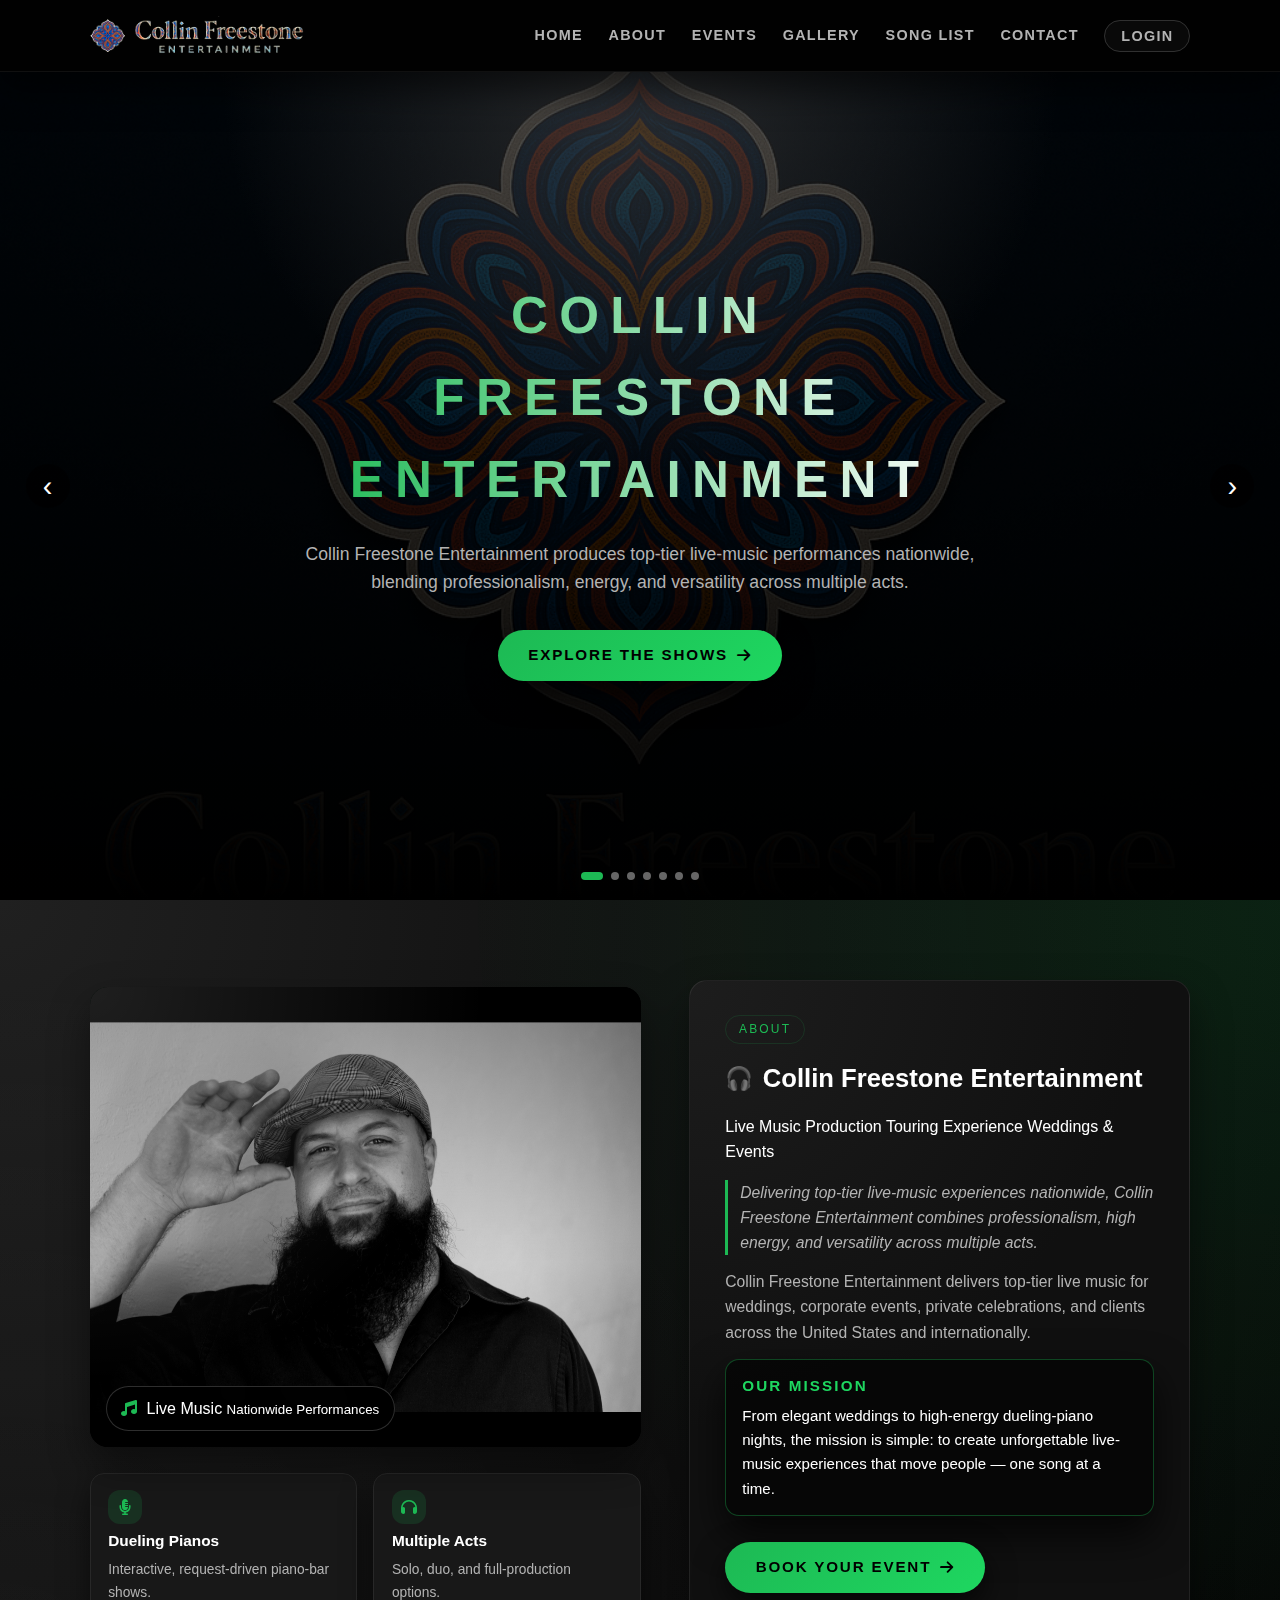
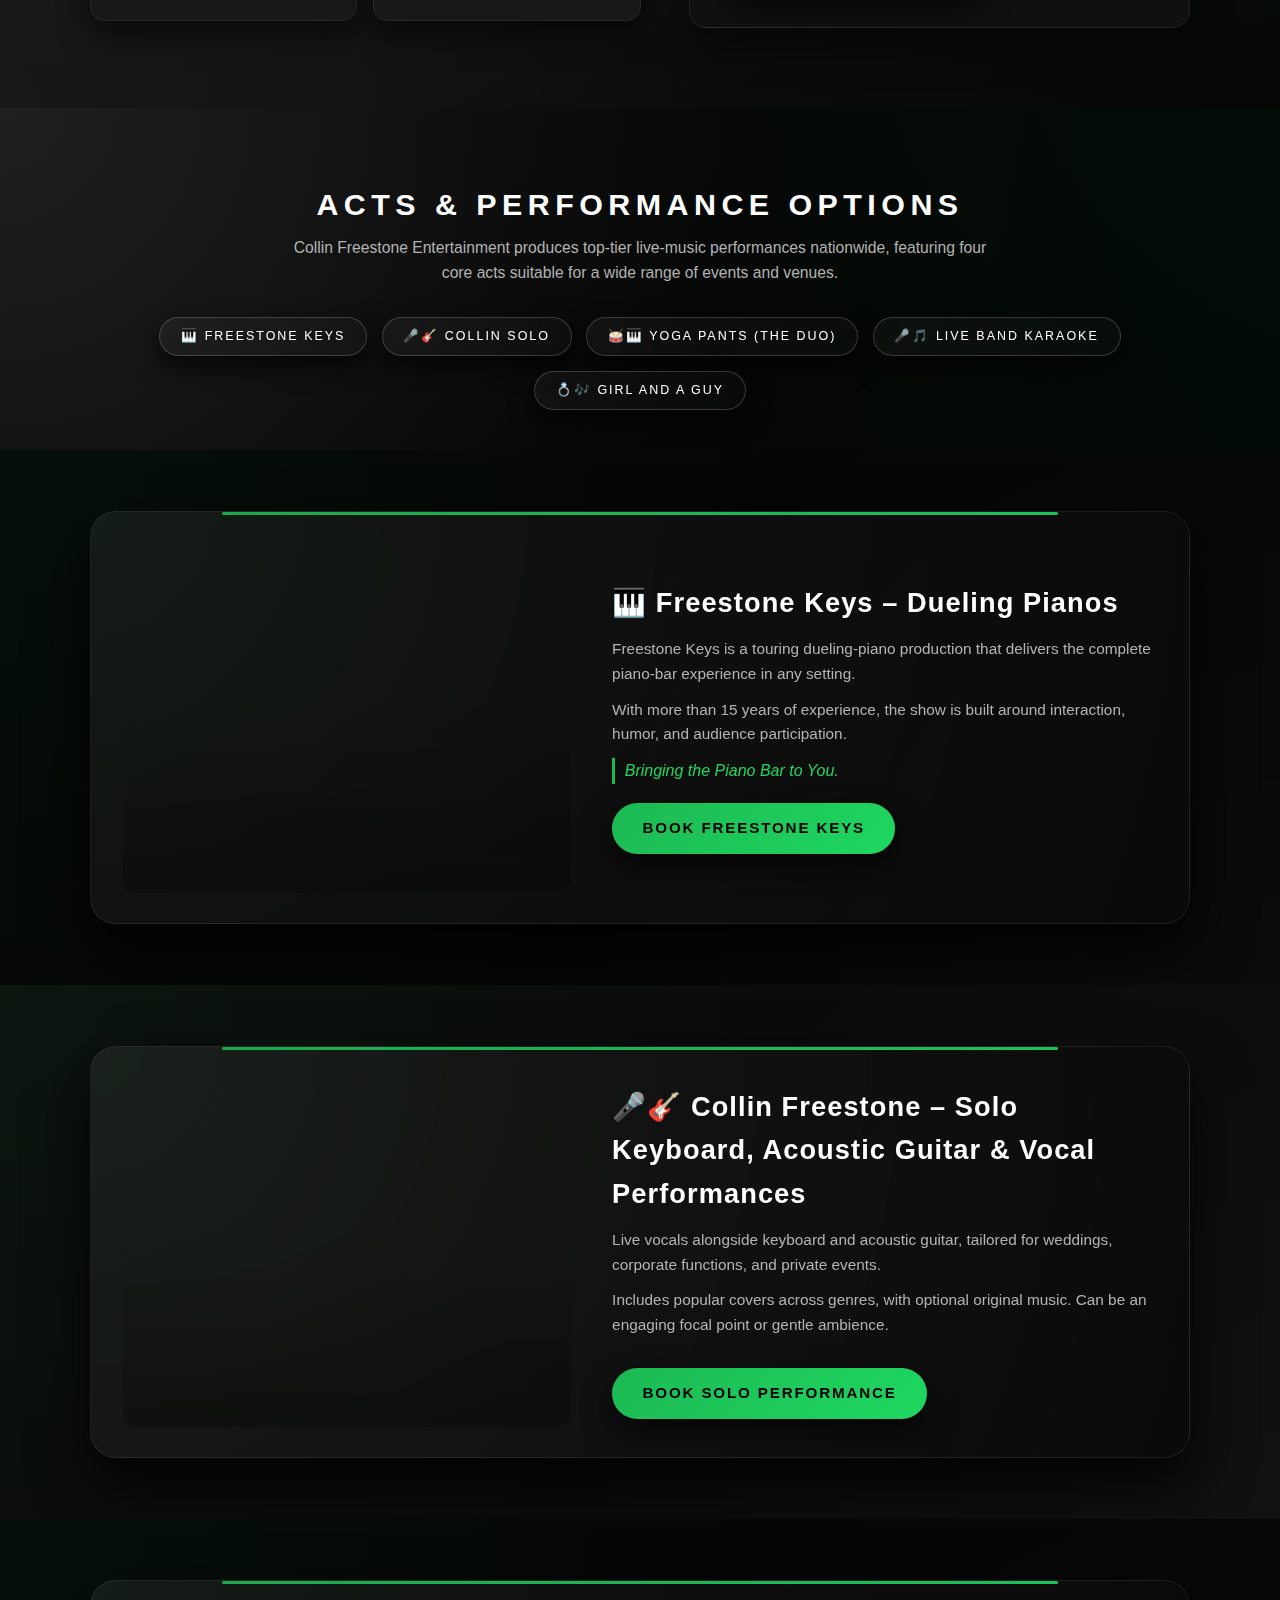
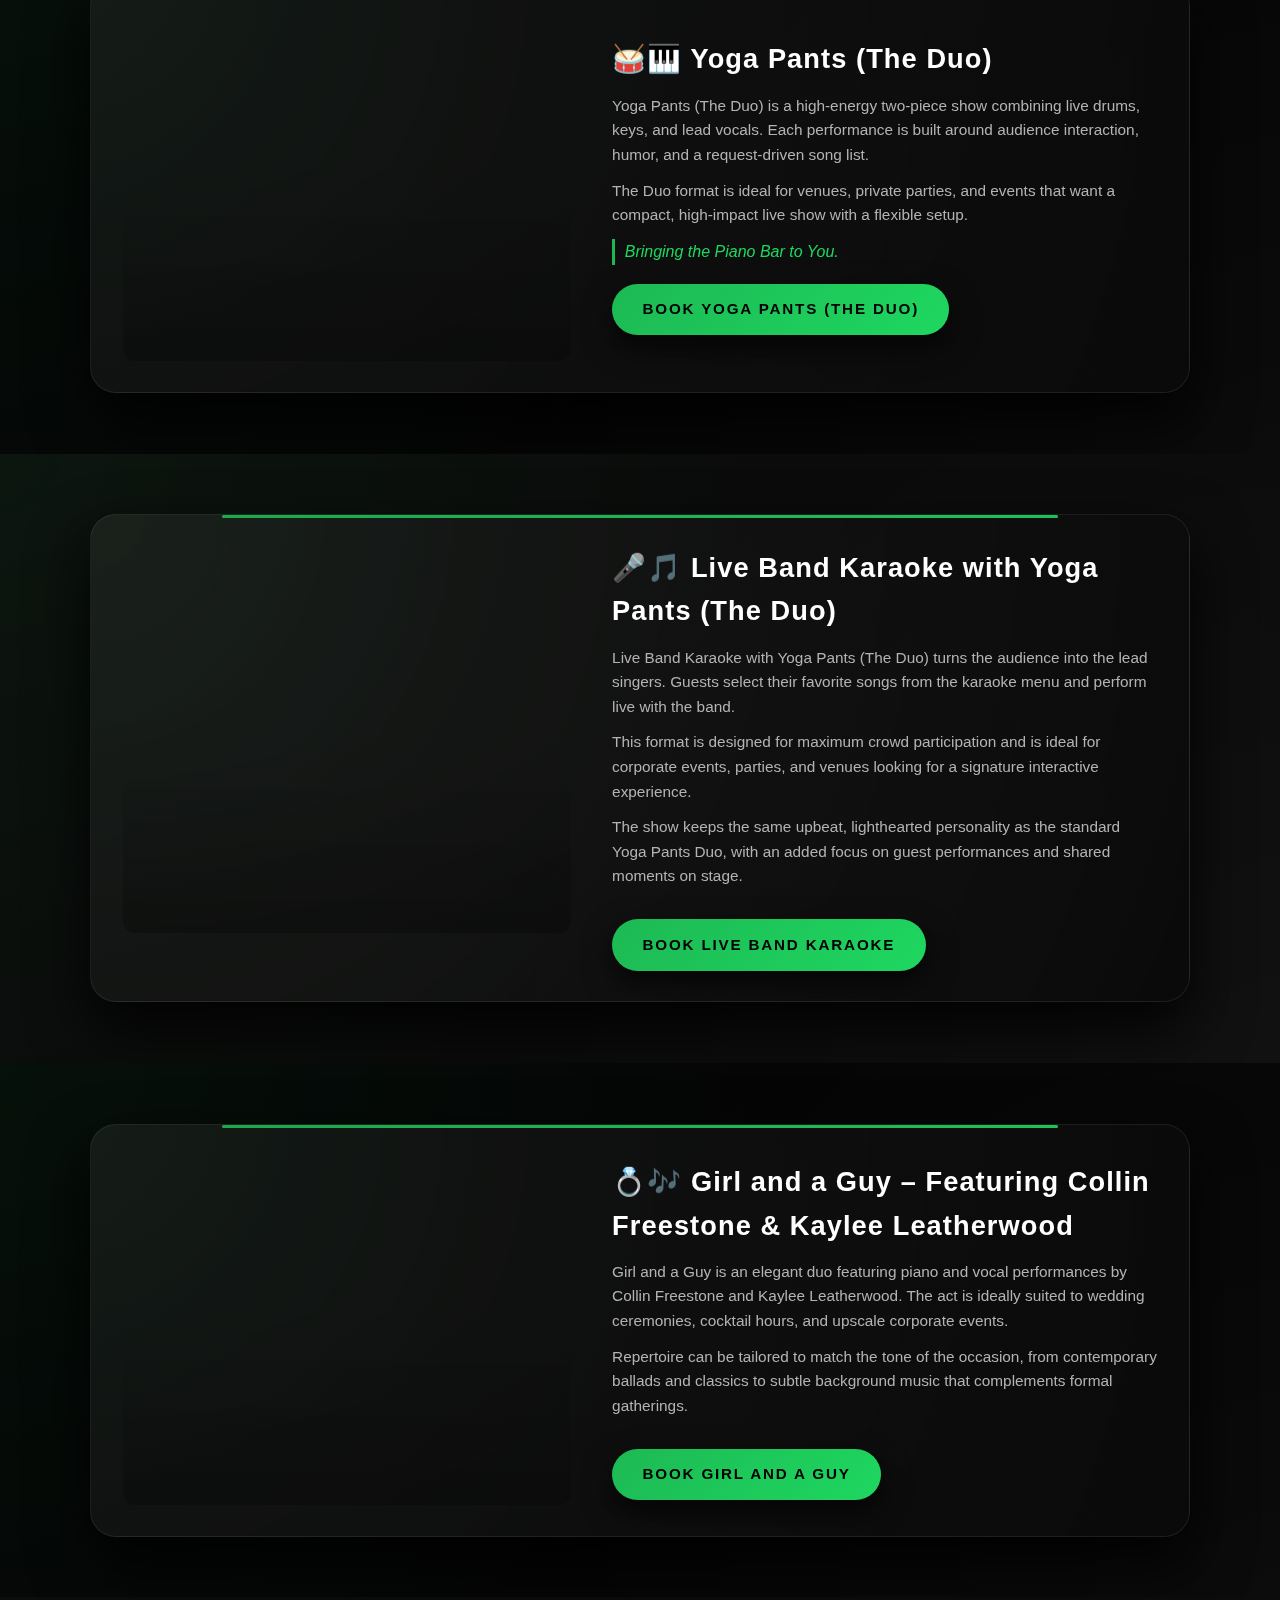
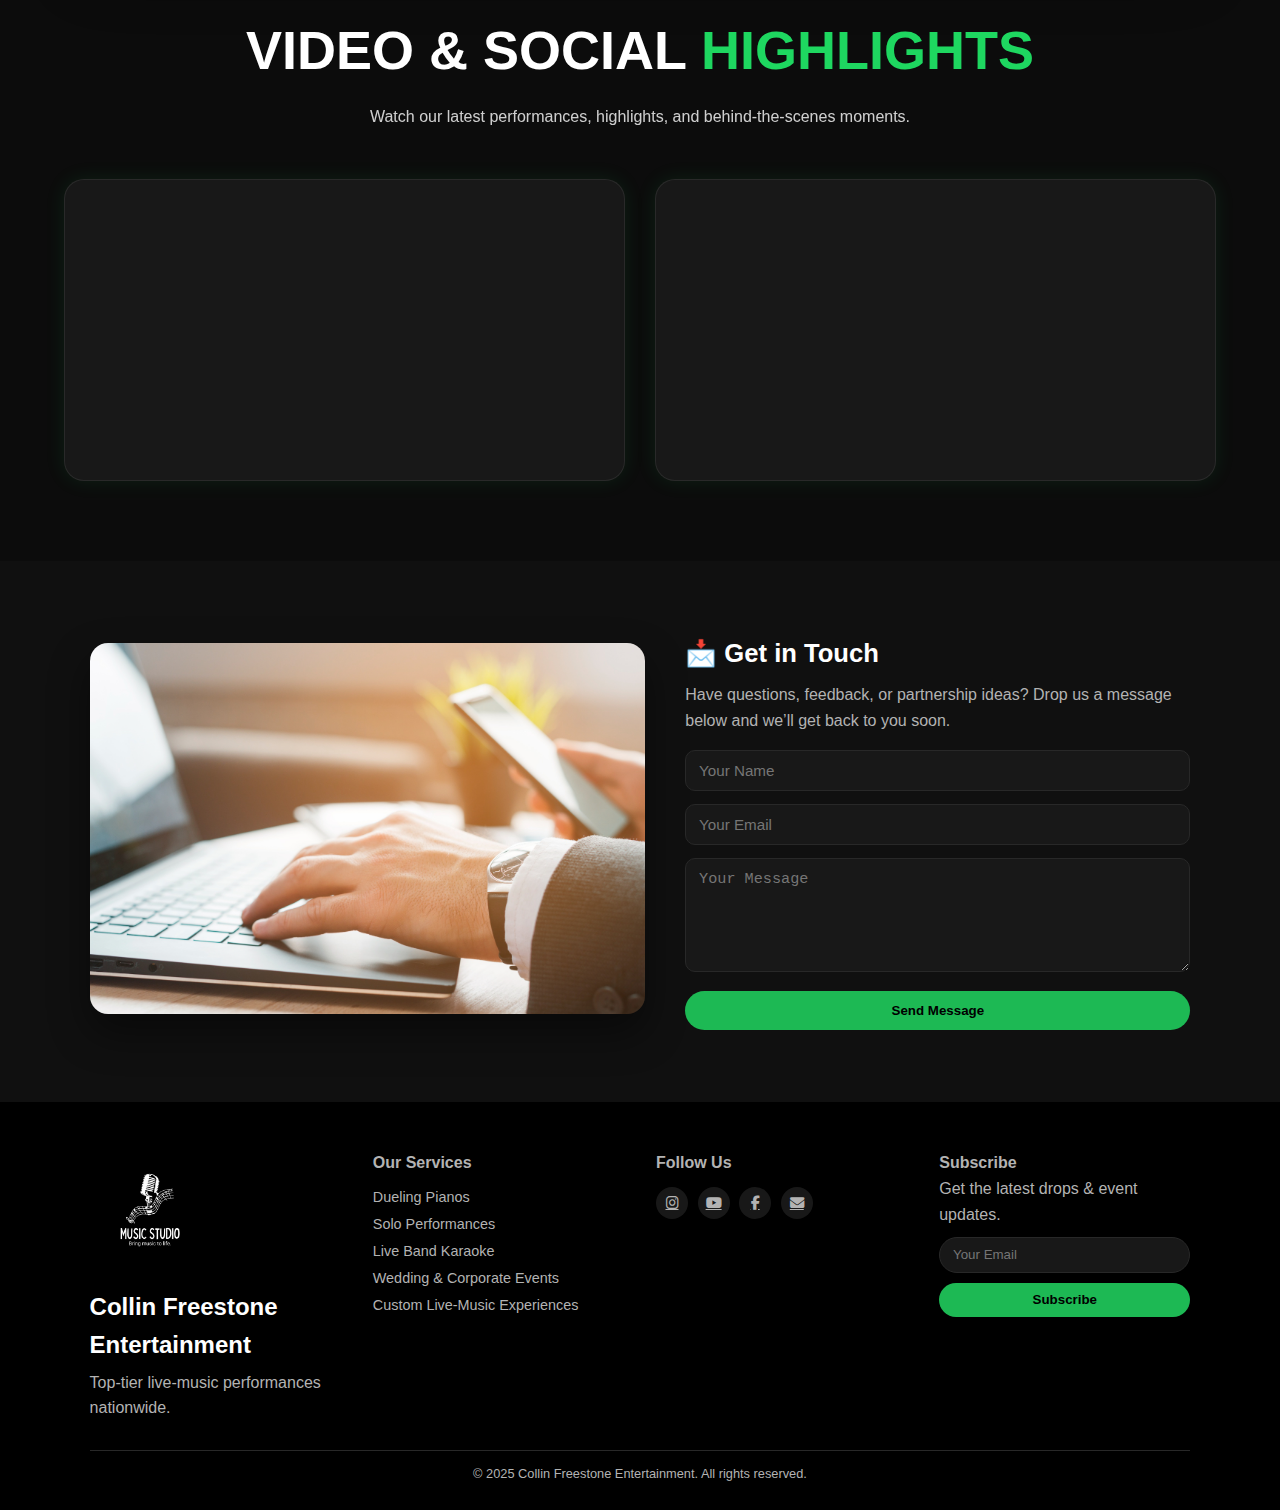
<file: docs/index.html>
<!DOCTYPE html>
<html lang="en">

<head>
  <meta charset="UTF-8" />
  <meta name="viewport" content="width=device-width, initial-scale=1.0" />
  <title>Collin Freestone Entertainment</title>

  <!-- Force no favicon -->
  <link rel="icon" href="data:,">

  <!-- Font Awesome -->
  <link rel="stylesheet" href="https://cdnjs.cloudflare.com/ajax/libs/font-awesome/6.5.0/css/all.min.css" />
  <link rel="stylesheet" href="style.css" />
</head>


<body>

  <!-- HEADER -->
  <header class="navbar">
    <div class="logo">
      <img src="assets/logooo.png" alt="Collin Freestone Entertainment" id="logoimage">
      <img src="assets/col.png" alt="Collin Freestone Entertainment" id="headerimage">
    </div>
    <nav class="nav-links" id="navLinks">
      <ul>
        <li><a href="#home">Home</a></li>
        <li><a href="#about">About</a></li>
        <!-- <li><a href="#artists">Artists</a></li> -->
        <li><a href="#artists">Events</a></li>
        <li><a href="Gallery.html">Gallery</a></li>
        <li><a href="Songs.html">Song List</a></li>
        <li><a href="#contact">Contact</a></li>
        <li><a href="login.html">Login</a></li>
      </ul>
    </nav>
    <div class="hamburger" onclick="toggleMenu()">☰</div>
  </header>


  <!-- Mobile Menu (for smaller screens) -->
  <div class="mobile-menu" id="mobileMenu">
    <a href="#home" onclick="toggleMenu()">Home</a>
    <a href="#about" onclick="toggleMenu()">About</a>
    <!-- <a href="#artists" onclick="toggleMenu()">Artists</a> -->
    <a href="#artists" onclick="toggleMenu()">Events</a>
    <a href="Gallery.html" onclick="toggleMenu()">Gallery</a>
    <a href="Songs.html" onclick="toggleMenu()">Song List</a>
    <a href="#contact" onclick="toggleMenu()">Contact</a>
    <a href="login.html" class="mobile-login" onclick="toggleMenu()">Login</a>
  </div>

  <!-- HERO SECTION -->
  <section class="hero" id="home">
    <div class="slideshow">
      <img src="assets/logo.png" alt="Collin Freestone Entertainment" class="slide" />
      <img src="assets/girlguyGrey.png" alt="Collin Freestone Entertainment" class="slide" />
      <img src="assets/GirlGuyyellow.png" alt="Collin Freestone Entertainment" class="slide" />
      <img src="assets/yogapantsnew2.png" alt="Collin Freestone Entertainment" class="slide" />
      <img src="assets/yogapantsnew.png" alt="Collin Freestone Entertainment" class="slide active" />
      <img src="assets/Collinblue.png" alt="Collin Freestone Entertainment" class="slide" />
      <img src="assets/Freestone.png" alt="Collin Freestone Entertainment" class="slide" />
      <!-- <img src="assets/collinbluehat.jpeg" alt="Collin Freestone Entertainment" class="slide" />  -->
      <div class="image-overlay"></div>

      <!-- Floating Music Notes -->
      <div class="floating-notes">
        <span class="note">♪</span>
        <span class="note">♫</span>
        <span class="note">♪</span>
        <span class="note">♬</span>
        <span class="note">♪</span>
        <span class="note">♫</span>
        <span class="note">♪</span>
        <span class="note">♬</span>
      </div>

      <!-- Slide Navigation Arrows -->
      <button class="slide-nav prev" onclick="changeSlide(-1)">‹</button>
      <button class="slide-nav next" onclick="changeSlide(1)">›</button>

      <!-- Slide Indicators -->
      <div class="slide-indicators">
        <span class="indicator active" onclick="goToSlide(0)"></span>
        <span class="indicator" onclick="goToSlide(1)"></span>
        <span class="indicator" onclick="goToSlide(2)"></span>
        <span class="indicator" onclick="goToSlide(3)"></span>
        <span class="indicator" onclick="goToSlide(4)"></span>
        <span class="indicator" onclick="goToSlide(5)"></span>
        <span class="indicator" onclick="goToSlide(6)"></span>
        <!-- <span class="indicator" onclick="goToSlide(7)"></span> -->
      </div>
    </div>

    <div class="hero-overlay">
      <div class="hero-content">
        <h1 class="hero-title">
          <span class="title-line gradient-text">Collin Freestone Entertainment</span>
        </h1>
        <p class="hero-subtitle typing-text">
          Collin Freestone Entertainment produces top-tier live-music performances nationwide, blending professionalism,
          energy, and versatility across multiple acts.
        </p>
        <div class="hero-buttons">
          <a href="#artists" class="btn btn-primary">
            <span>Explore the Shows</span>
            <i class="fas fa-arrow-right"></i>
          </a>
          <!-- <a href="login.html" class="btn btn-outline">
            <span>Login</span>
            <i class="fas fa-user"></i>
          </a> -->
        </div>
      </div>
    </div>
  </section>

  <!-- ABOUT SECTION -->
  <section class="about-section" id="about">
    <div class="about-bg-pattern"></div>

    <div class="about-container">
      <!-- Left: Image + feature chips -->
      <div class="about-image-wrapper">
        <div class="about-image about-slideshow">
          <!-- Slides -->
          <img src="assets/Aboutcollin3.jpg" alt="About Collin Freestone Entertainment" class="about-slide active">

          <img src="assets/Aboutcollin7.jpg" alt="Collin performing live" class="about-slide">

          <img src="assets/Aboutcollin8.jpg" alt="Collin at the piano" class="about-slide">

          <img src="assets/Aboutcollin6.jpg" alt="Collin at picnic table" class="about-slide">
          <img src="assets/collinbluehat.jpeg" alt="Collin smiling" class="about-slide">

          <!-- existing overlay + badge -->
          <div class="image-overlay-effect"></div>

          <div class="floating-badge">
            <div class="floating-icon">
              <i class="fas fa-music"></i>
            </div>
            <div class="floating-text">
              <span>Live Music</span>
              <small>Nationwide Performances</small>
            </div>
          </div>
        </div>


        <div class="about-features">
          <div class="feature-item">
            <div class="feature-icon"><i class="fas fa-microphone-alt"></i></div>
            <h4>Dueling Pianos</h4>
            <p>Interactive, request-driven piano-bar shows.</p>
          </div>
          <div class="feature-item">
            <div class="feature-icon"><i class="fas fa-headphones"></i></div>
            <h4>Multiple Acts</h4>
            <p>Solo, duo, and full-production options.</p>
          </div>
        </div>
      </div>

      <!-- Right: Text content -->
      <div class="about-content">
        <div class="section-label">About</div>

        <h2 class="about-title">
          <span class="title-icon">🎧</span>
          <span class="title-text">Collin Freestone Entertainment</span>
        </h2>

        <!-- small meta pills -->
        <div class="about-meta">
          <span class="about-pill">Live Music Production</span>
          <span class="about-pill">Touring Experience</span>
          <span class="about-pill">Weddings &amp; Events</span>
        </div>

        <div class="about-text">
          <p class="about-tagline fade-in-text">
            Delivering top-tier live-music experiences nationwide, Collin Freestone Entertainment combines professionalism, high energy, and versatility across multiple acts.
          </p>

          <p class="fade-in-text">
           Collin Freestone Entertainment delivers top-tier live music for weddings, corporate events, private celebrations, and clients across the United States and internationally.
          </p>

          <div class="about-mission fade-in-text">
            <h3>Our Mission</h3>
            <p>
              From elegant weddings to high-energy dueling-piano nights, the mission is simple:
              to create unforgettable live-music experiences that move people — one song at a time.
            </p>
          </div>
        </div>

        <a href="#contact" class="btn btn-primary about-btn">
          <span>Book Your Event</span>
          <i class="fas fa-arrow-right"></i>
        </a>
      </div>
    </div>
  </section>


  <!-- ACTS OVERVIEW -->
  <section class="acts-overview" id="artists">
    <div class="acts-header">
      <h2 class="section-title">Acts &amp; Performance Options</h2>
      <p class="section-subtitle">
        Collin Freestone Entertainment produces top-tier live-music performances nationwide, featuring four core acts
        suitable for a wide range of events and venues.
      </p>
    </div>

    <!-- quick links to each act section -->
    <div class="acts-nav">
      <a href="#freestone-keys" class="acts-nav-item">🎹 Freestone Keys</a>
      <a href="#collin-solo" class="acts-nav-item">🎤🎸 Collin Solo</a>
      <a href="#yoga-pants" class="acts-nav-item">🥁🎹 Yoga Pants (The Duo)</a>
      <a href="#yoga-pants-karaoke" class="acts-nav-item">🎤🎵 Live Band Karaoke</a>
      <a href="#girl-and-guy" class="acts-nav-item">💍🎶 Girl and a Guy</a>
    </div>
  </section>



  <!-- 🎹 Freestone Keys – Dueling Pianos -->
  <section class="act-section" id="freestone-keys">
    <div class="act-inner">

      <div class="act-image slider">
        <div class="slides slides5">
          <img src="assets/Freestone.png">
          <img src="assets/blackwhitepianocrop.jpg">
          <img src="assets/fcrop2.jpg">
          <img src="assets/fcrop3.jpg">
          <img src="assets/f1.jpg">

        </div>
      </div>

      <div class="act-content">
        <h3 class="act-title">🎹 Freestone Keys – Dueling Pianos</h3>
        <p class="act-text">
          Freestone Keys is a touring dueling-piano production that delivers the complete piano-bar experience in any
          setting.
        </p>
        <p class="act-text">
          With more than 15 years of experience, the show is built around interaction, humor, and audience
          participation.
        </p>
        <p class="act-tagline">Bringing the Piano Bar to You.</p>

        <a href="#contact" class="btn btn-primary act-btn">Book Freestone Keys</a>
      </div>

    </div>
  </section>



  <!-- ============================= -->
  <!-- 🎤🎸 Collin Freestone – Solo -->
  <!-- ============================= -->
  <section class="act-section act-alt" id="collin-solo">
    <div class="act-inner">

      <!-- Slider Added -->
      <div class="act-image slider">
        <div class="slides slides6">
          <img src="assets/Collinblue.png">
          <img src="assets/f3.jpg">
          <img src="assets/collinhurleyshirtcrop.jpg">
          <img src="assets/collin2.jpg">
          <img src="assets/blackwhitepiano.jpg">
          <img src="assets/collincrop3.jpg">


        </div>
      </div>

      <div class="act-content">
        <h3 class="act-title">🎤🎸 Collin Freestone – Solo Keyboard, Acoustic Guitar & Vocal Performances</h3>

        <p class="act-text">
          Live vocals alongside keyboard and acoustic guitar, tailored for weddings, corporate functions, and private
          events.
        </p>
        <p class="act-text">
          Includes popular covers across genres, with optional original music. Can be an engaging focal point or gentle
          ambience.
        </p>

        <a href="#contact" class="btn btn-primary act-btn">Book Solo Performance</a>
      </div>

    </div>
  </section>

  <!-- 🥁🎹 Yoga Pants (The Duo) -->
  <section class="act-section" id="freestone-keys">
    <div class="act-inner">

      <div class="act-image slider">
        <div class="slides4 slides">
          <img src="assets/yogapantsnew.png">
          <img src="assets/yogapantsimg1crop.jpg">
          <img src="assets/yogapantsimg2.jpg">
          <img src="assets/yogapantsimg3crop.jpg">

        </div>
      </div>

      <div class="act-content">
        <h3 class="act-title">🥁🎹 Yoga Pants (The Duo)</h3>
        <p class="act-text">
          Yoga Pants (The Duo) is a high-energy two-piece show combining live drums, keys, and lead vocals. Each
          performance is built around audience interaction, humor, and a request-driven song list.
        </p>
        <p class="act-text">
          The Duo format is ideal for venues, private parties, and events that want a compact, high-impact live show
          with a flexible setup.
        </p>
        <p class="act-tagline">Bringing the Piano Bar to You.</p>

        <a href="#contact" class="btn btn-primary act-btn">Book Yoga Pants (The Duo)</a>
      </div>

    </div>
  </section>



  <!-- ============================= -->
  <!-- 🎤🎵 Live Band Karaoke with Yoga Pants (The Duo) --><!-- ============================= -->
  <section class="act-section act-alt" id="collin-solo">
    <div class="act-inner">

      <!-- Slider Added -->
      <div class="act-image slider">
        <div class="slides slides4 yoga-pants">
          <img src="assets/yogapantsnew2.png" class="yoga-pantsimg">
          <img src="assets/collinbluehatnew.png" class="yoga-pantsimg">
          <img src="assets/yogapantsnew2.png" class="yoga-pantsimg">
          <img src="assets/collinbluehatnew.png" class="yoga-pantsimg">
          


        </div>
      </div>

      <div class="act-content">
        <h3 class="act-title">🎤🎵 Live Band Karaoke with Yoga Pants (The Duo)</h3>

        <p class="act-text">
          Live Band Karaoke with Yoga Pants (The Duo) turns the audience into the lead singers. Guests select their
          favorite songs from the karaoke menu and perform live with the band.
        </p>
        <p class="act-text">
          This format is designed for maximum crowd participation and is ideal for corporate events, parties, and venues
          looking for a signature interactive experience.
        </p>
        <p class="act-text">
          The show keeps the same upbeat, lighthearted personality as the standard Yoga Pants Duo, with an added focus
          on guest performances and shared moments on stage.
        </p>

        <a href="#contact" class="btn btn-primary act-btn"> Book Live Band Karaoke</a>
      </div>

    </div>
  </section>

  <!-- 💍🎶 Girl and a Guy -->

  <section class="act-section act-alt" id="collin-solo">
    <div class="act-inner">

      <!-- Slider Added -->
      <div class="act-image slider">
        <div class="slides slides6">
          <img src="assets/collinand girlcrop.jpg">
          <img src="assets/girlsingingcrop.jpg">
          <img src="assets/GirlGuyyellow.png">
          <img src="assets/girlwithdrumcrop.jpg">
          <img src="assets/girlguyGrey.png">
          <img src="assets/c1.jpg">
        </div>
      </div>

      <div class="act-content">
        <h3 class="act-title">💍🎶 Girl and a Guy – Featuring Collin Freestone &amp; Kaylee Leatherwood</h3>

        <p class="act-text">
          Girl and a Guy is an elegant duo featuring piano and vocal performances by Collin Freestone and Kaylee
          Leatherwood. The act is ideally suited to wedding ceremonies, cocktail hours, and upscale corporate events.
        </p>
        <p class="act-text">
          Repertoire can be tailored to match the tone of the occasion, from contemporary ballads and classics to subtle
          background music that complements formal gatherings.
        </p>


        <a href="#contact" class="btn btn-primary act-btn"> Book Girl and a Guy</a>
      </div>

    </div>
  </section>







  <!-- SPOTLIGHT ARTIST SECTION (unchanged)
  <section class="spotlight-section">
    <div class="spotlight-content">
      <div class="artist-image-container">
        <img src="assets/artist1.jpg" alt="Featured Artist">
        <div class="wave-bg"></div>
      </div>

      <div class="artist-info">
        <h2>🔥 Spotlight Artist: NovaX</h2>
        <p>Blending futuristic synths with classic hip-hop grooves, <strong>NovaX</strong> has redefined the underground
          scene with a cosmic edge. Catch their exclusive interview and tracks this month only on <span
            style="color: #ff4e50;">EchoVerse</span>.</p>

        <a href="#" class="btn btn-primary">Listen Now</a>
      </div>
    </div>
  </section> -->

  <!-- SPOTLIGHT ARTIST SECTION - Artist 2 -->
  <!-- <section class="spotlight-section">
    <div class="spotlight-content row-reverse">
      <div class="artist-image-container">
        <img src="assets/artist2.jpg" alt="Featured Artist">
        <div class="wave-bg"></div>
      </div>

      <div class="artist-info">
        <h2>🎤 Artist Highlight: Luna Rae</h2>
        <p><strong>Luna Rae</strong> fuses neo-soul with trap drums and glowing vocals. Her voice floats like silk
          through starry nights — a must-hear artist redefining midnight moods.</p>
        <a href="#" class="btn btn-primary">Listen Now</a>
      </div>
    </div>
  </section> -->

  <!-- SPOTLIGHT ARTIST SECTION - Artist 3 -->
  <!-- <section class="spotlight-section">
    <div class="spotlight-content">
      <div class="artist-image-container">
        <img src="assets/artist3.jpg" alt="Featured Artist">
        <div class="wave-bg"></div>
      </div>

      <div class="artist-info">
        <h2>🎸 Rising Star: Kairo Pulse</h2>
        <p><strong>Kairo Pulse</strong> brings alternative rock into the digital age with retro synths and echoing
          guitar leads. His genre-blend is electric, emotional, and unforgettable.</p>
        <a href="#" class="btn btn-primary">Listen Now</a>
      </div>
    </div>
  </section> -->

  <!-- EVENTS SECTION (kept as-is; you can edit later) -->
  <!-- <section id="events" class="events-section">
    <div class="events-bg-pattern"></div> -->

  <!-- EVENTS BANNER -->
  <!-- <div class="events-banner">
      <div class="events-banner-overlay"></div>
      <div class="events-banner-content">
        <div class="section-label-events">Events</div>
        <h2 class="events-banner-title">🎤 Upcoming Events</h2>
        <p class="events-banner-subtitle">Experience the sound live — on-stage or online.</p>
      </div>
    </div>

    <div class="events-grid">
      <div class="event-card">
        <div class="event-image-wrapper">
          <img src="https://images.unsplash.com/photo-1507874457470-272b3c8d8ee2" alt="EchoFest" class="event-img" />
          <div class="event-overlay"></div>
          <div class="event-badge">
            <i class="fas fa-calendar-alt"></i>
            <span>Live Event</span>
          </div>
        </div>
        <div class="event-card-content">
          <div class="event-date-wrapper">
            <i class="fas fa-clock"></i>
            <h4 class="event-date">Jan 07, 2026</h4>
          </div>
          <h3 class="event-title">EchoFest: Live in LA</h3>
          <p>Join the EchoVerse family for a multi-genre night under the stars with NovaX, Kairo Pulse, and surprise
            guests!</p>
          <div class="event-footer">
            <div class="event-location">
              <i class="fas fa-map-marker-alt"></i>
              <span>Los Angeles, CA</span>
            </div>
            <div class="event-arrow">
              <i class="fas fa-arrow-right"></i>
            </div>
          </div>
        </div>
      </div>

      <div class="event-card">
        <div class="event-image-wrapper">
          <img src="https://images.unsplash.com/photo-1523755231516-e43fd2e8dca5" alt="Luna Rae Concert"
            class="event-img" />
          <div class="event-overlay"></div>
          <div class="event-badge virtual">
            <i class="fas fa-video"></i>
            <span>Virtual</span>
          </div>
        </div>
        <div class="event-card-content">
          <div class="event-date-wrapper">
            <i class="fas fa-clock"></i>
            <h4 class="event-date">feb 15, 2026</h4>
          </div>
          <h3 class="event-title">Luna Rae: Virtual Vibes</h3>
          <p>A digital concert experience like no other. Smooth soul, immersive visuals, and real-time chat with Luna.
          </p>
          <div class="event-footer">
            <div class="event-location">
              <i class="fas fa-globe"></i>
              <span>Online Event</span>
            </div>
            <div class="event-arrow">
              <i class="fas fa-arrow-right"></i>
            </div>
          </div>
        </div>
      </div>

      <div class="event-card highlight">
        <div class="event-image-wrapper">
          <img src="assets/upcomingEvent.jpg" alt="Mystery Drop" class="event-img" />
          <div class="event-overlay"></div>
          <div class="event-badge featured">
            <i class="fas fa-star"></i>
            <span>Featured</span>
          </div>
          <div class="pulse-ring"></div>
        </div>
        <div class="event-card-content">
          <div class="event-date-wrapper">
            <i class="fas fa-hourglass-half"></i>
            <h4 class="event-date">Next In:</h4>
          </div>
          <h3 class="event-title countdown-title" id="countdown">00d 00h 00m 00s</h3>
          <p>🔥A sound you’ll never forget is dropping globally on <strong>December 1, 2025</strong>. Don’t miss the
            reveal.</p>
          <div class="event-footer">
            <div class="event-location">
              <i class="fas fa-globe"></i>
              <span>Global Stream</span>
            </div>
            <div class="event-arrow">
              <i class="fas fa-arrow-right"></i>
            </div>
          </div>
        </div>
      </div>
    </div>
  </section> -->

  <!-- TESTIMONIALS SECTION (unchanged) -->
  <!-- <section class="testimonials-section">
    <h2 class="section-title">💬 What Our Listeners Say</h2>
    <p class="section-subtitle">Real reactions from real fans around the world.</p>

    <div class="testimonials-grid">
      <div class="testimonial-card">
        <img src="https://randomuser.me/api/portraits/women/45.jpg" alt="User" class="avatar" />
        <p class="quote">"EchoVerse is my daily escape. The vibe, the music, the artists — it all just flows!"</p>
        <h4 class="name">Samantha Lee</h4>
        <span class="location">New York, USA</span>
      </div>

      <div class="testimonial-card">
        <img src="https://randomuser.me/api/portraits/men/32.jpg" alt="User" class="avatar" />
        <p class="quote">"The live events? Insane. I felt like I was front row in a virtual concert hall."</p>
        <h4 class="name">Jayden Smith</h4>
        <span class="location">London, UK</span>
      </div>

      <div class="testimonial-card">
        <img src="https://randomuser.me/api/portraits/women/68.jpg" alt="User" class="avatar" />
        <p class="quote">"Found so many hidden gems thanks to this site. NovaX changed my playlist forever!"</p>
        <h4 class="name">Priya Mehra</h4>
        <span class="location">New York, UK</span>
      </div>
    </div>
  </section> -->



  <!-- video section -->

  <section class="youtube-section">
    <h2 class="youtube-title">Video & Social <span>Highlights</span></h2>
    <p class="youtube-sub">
      Watch our latest performances, highlights, and behind-the-scenes moments.
    </p>

    <div class="youtube-grid">

      <!-- VIDEO 1 -->
      <div class="yt-card">
        <div class="yt-thumb">
          <iframe src="https://www.youtube.com/embed/TVu6h25iOyk" allowfullscreen>
          </iframe>
        </div>
      </div>

      <!-- VIDEO 2 -->
      <div class="yt-card">
        <div class="yt-thumb">
          <iframe src="https://www.youtube.com/embed/MWUrFhRSrIc" allowfullscreen>
          </iframe>
        </div>
      </div>

    </div>
  </section>




  <!-- CONTACT SECTION (kept as your original) -->
  <section id="contact" class="contact-section">
    <div class="contact-container">
      <div class="contact-image">
        <img src="assets/contact.jpg" alt="Contact Us">
      </div>

      <div class="contact-form">
        <h2>📩 Get in Touch</h2>
        <p>Have questions, feedback, or partnership ideas? Drop us a message below and we’ll get back to you soon.</p>

        <form>
          <input type="text" placeholder="Your Name" required>
          <input type="email" placeholder="Your Email" required>
          <textarea rows="5" placeholder="Your Message" required></textarea>
          <button type="submit">Send Message</button>
        </form>
      </div>
    </div>
  </section>



  <!-- FOOTER SECTION -->
  <footer class="footer">
    <div class="footer-content">

      <!-- Logo & Name -->
      <div class="footer-logo">
        <img src="assets/footerlogo.jpg" alt="Logo" id="footerimage">
        <h3>Collin Freestone Entertainment</h3>
        <p>Top-tier live-music performances nationwide.</p>
      </div>

      <!-- Services -->
      <div class="footer-services">
        <h4>Our Services</h4>
        <ul>
          <li>Dueling Pianos</li>
          <li>Solo Performances</li>
          <li>Live Band Karaoke</li>
          <li>Wedding & Corporate Events</li>
          <li>Custom Live-Music Experiences</li>
        </ul>
      </div>

      <!-- Social Media -->
      <div class="footer-socials">
        <h4>Follow Us</h4>
        <div class="social-icons">
          <a href="https://instagram.com/collinfreestoneentertainment" target="_blank" aria-label="Instagram"><i
              class="fab fa-instagram"></i></a>
          <a href="https://youtube.com/@collinfreestone" target="_blank" aria-label="YouTube"><i
              class="fab fa-youtube"></i></a>
          <a href="https://facebook.com/collinfreestoneentertainment" target="_blank" aria-label="Facebook"><i
              class="fab fa-facebook-f"></i></a>
          <a href="mailto:collin@collinfreestoneentertainment.com" target="_blank" aria-label="Email"><i
              class="fas fa-envelope"></i></a>
          <!-- <a href="#" target="_blank" aria-label="Twitter"><i class="fab fa-twitter"></i></a>
          <a href="#" target="_blank" aria-label="Spotify"><i class="fab fa-spotify"></i></a> -->
        </div>
      </div>

      <!-- Subscribe -->
      <div class="footer-subscribe">
        <h4>Subscribe</h4>
        <p>Get the latest drops & event updates.</p>
        <form>
          <input type="email" placeholder="Your Email">
          <button type="submit">Subscribe</button>
        </form>
      </div>

    </div>

    <div class="footer-bottom">
      <p>© 2025 Collin Freestone Entertainment. All rights reserved.</p>
    </div>
  </footer>

  <!-- JS -->
  <script src="script.js"></script>
</body>

</html>
</file>
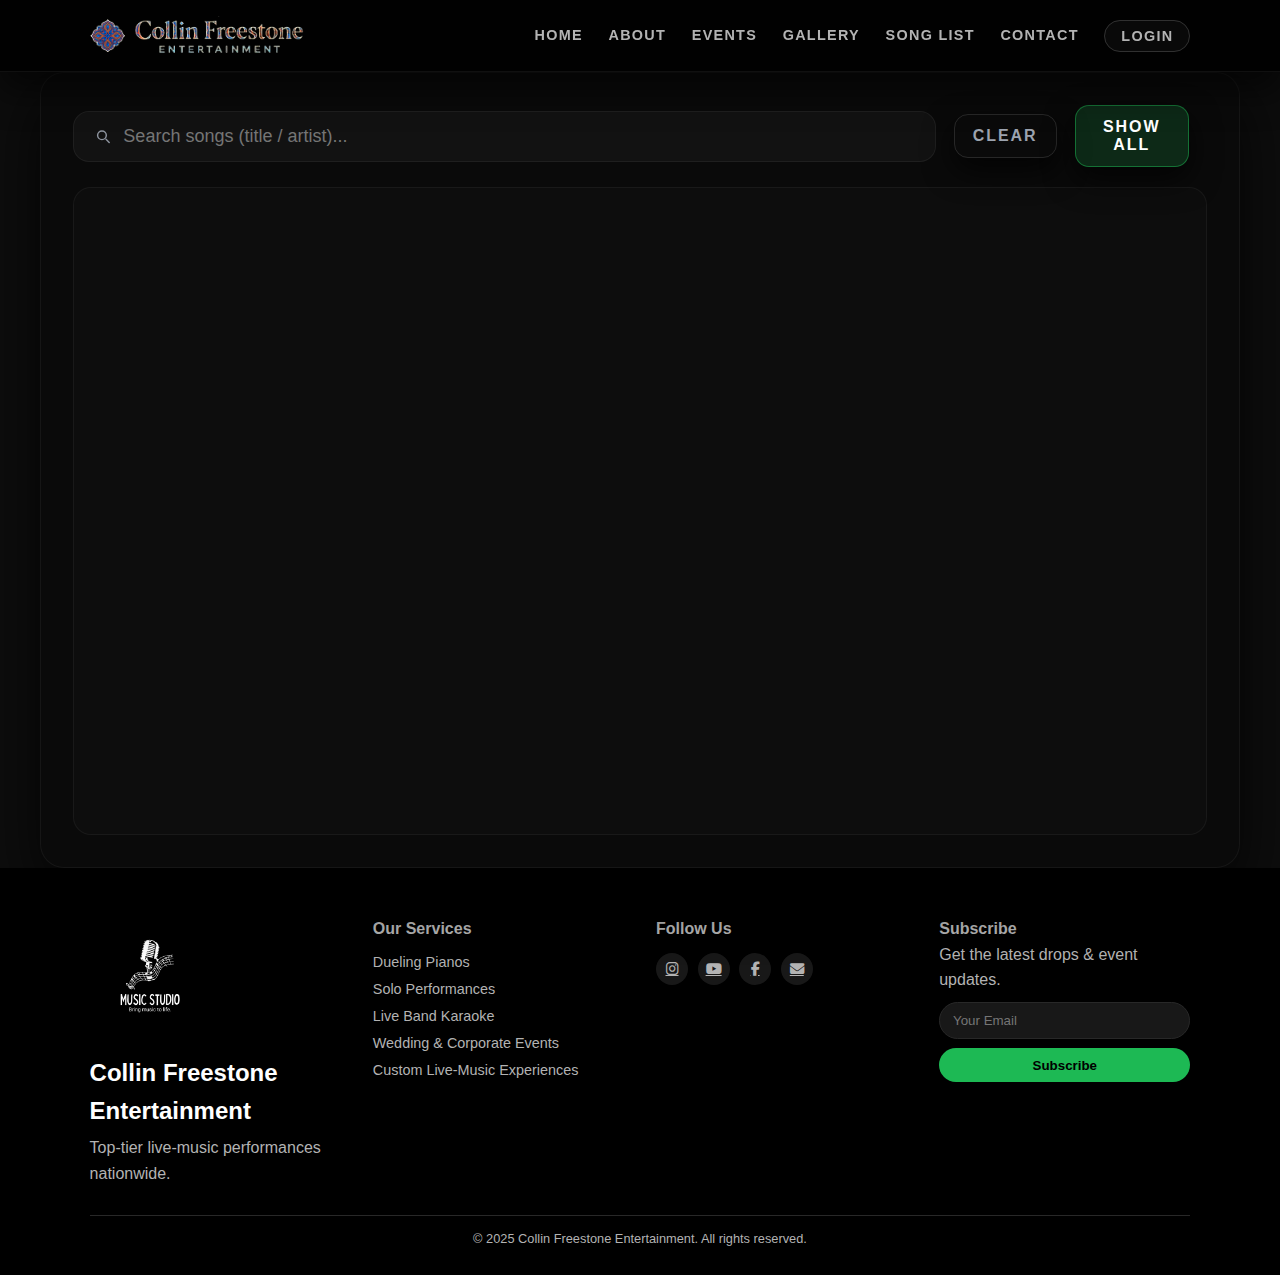
<file: docs/Songs.html>
<!doctype html>
<html lang="en">

<head>
    <meta charset="utf-8" />
    <meta name="viewport" content="width=device-width,initial-scale=1" />
    <title>Song List</title>
    <link rel="stylesheet" href="style.css" />
    <link rel="stylesheet" href="https://cdnjs.cloudflare.com/ajax/libs/font-awesome/6.5.0/css/all.min.css" />
</head>

<body>
    <!-- HEADER -->
    <header class="navbar">
        <div class="logo">
            <img src="assets/logooo.png" alt="Collin Freestone Entertainment" id="logoimage">
            <img src="assets/col.png" alt="Collin Freestone Entertainment" id="headerimage">
        </div>
        <nav class="nav-links" id="navLinks">
            <ul>
                <li><a href="index.html">Home</a></li>
                <li><a href="index.html">About</a></li>
                <!-- <li><a href="#artists">Artists</a></li> -->
                <li><a href="index.html">Events</a></li>
                <li><a href="gallery.html">Gallery</a></li>
                <li><a href="Songs.html">Song List</a></li>
                <li><a href="index.html">Contact</a></li>
                <li><a href="login.html">Login</a></li>
            </ul>
        </nav>
        <div class="hamburger" onclick="toggleMenu()">☰</div>
    </header>


    <!-- Mobile Menu (for smaller screens) -->
    <div class="mobile-menu" id="mobileMenu">
        <a href="index.html" onclick="toggleMenu()">Home</a>
        <a href="index.html" onclick="toggleMenu()">About</a>
        <!-- <a href="#artists" onclick="toggleMenu()">Artists</a> -->
        <a href="index.html" onclick="toggleMenu()">Events</a>
        <a href="gallery.html" onclick="toggleMenu()">Gallery</a>
        <a href="Songs.html" onclick="toggleMenu()">Song List</a>
        <a href="index.html" onclick="toggleMenu()">Contact</a>
        <a href="login.html" class="mobile-login" onclick="toggleMenu()">Login</a>
    </div>


    <!-- WRAPPER THAT ENABLES THE STYLES -->
    <div id="songlist">

        <main class="wrap" role="main" aria-label="Song list">

            <div class="controls" aria-hidden="false">
                <div class="left">

                    <div class="search" title="Search songs (type and press enter or wait)">
                        <svg width="18" height="18" viewBox="0 0 24 24" fill="none" aria-hidden="true">
                            <path d="M21 21l-4.35-4.35" stroke="currentColor" stroke-width="2" stroke-linecap="round" />
                            <circle cx="11" cy="11" r="6" stroke="currentColor" stroke-width="2" />
                        </svg>
                        <input id="searchInput" type="search" placeholder="Search songs (title / artist)..."
                            aria-label="Search songs" />
                    </div>

                    <button id="clearBtn" class="btn" title="Clear search">Clear</button>
                    <button id="showAllBtn" class="btn primary" title="Show all songs">Show All</button>

                </div>

                <div class="alpha" aria-hidden="false" id="alphaBar" title="Filter by first letter">
                    <!-- alphabet buttons injected by JS -->
                </div>
            </div>

            <div class="list-wrap" id="listWrap" tabindex="0" aria-live="polite">
                <ul id="songList" class="song-list" aria-label="Songs">
                    <!-- songs inserted here by JS -->
                </ul>
            </div>

            <!-- Optional action bar -->
            <!--
      <div class="action-bar" id="actionBar" aria-hidden="false">
        <div class="hint">Click a song to copy it • Use search or A–Z</div>
        <div class="actions">
          <a id="openPdf" class="btn" href="/mnt/data/Song%20List%20-%20Google%20Docs.pdf" target="_blank" rel="noopener noreferrer">Open PDF</a>
          <button id="downloadTxt" class="btn">Download .txt</button>
        </div>
      </div>
      -->

            <div id="toast" class="toast" role="status" aria-live="polite" aria-atomic="true"></div>

        </main>

    </div> <!-- END #songlist WRAPPER -->

    <script src="script.js" defer></script>



    <!-- FOOTER SECTION -->
    <footer class="footer">
        <div class="footer-content">

            <!-- Logo & Name -->
            <div class="footer-logo">
                <img src="assets/footerlogo.jpg" alt="Logo" id="footerimage">
                <h3>Collin Freestone Entertainment</h3>
                <p>Top-tier live-music performances nationwide.</p>
            </div>

            <!-- Services -->
            <div class="footer-services">
                <h4>Our Services</h4>
                <ul>
                    <li>Dueling Pianos</li>
                    <li>Solo Performances</li>
                    <li>Live Band Karaoke</li>
                    <li>Wedding & Corporate Events</li>
                    <li>Custom Live-Music Experiences</li>
                </ul>
            </div>

            <!-- Social Media -->
            <div class="footer-socials">
                <h4>Follow Us</h4>
                <div class="social-icons">
                    <a href="https://instagram.com/collinfreestoneentertainment" target="_blank"
                        aria-label="Instagram"><i class="fab fa-instagram"></i></a>
                    <a href="https://youtube.com/@collinfreestone" target="_blank" aria-label="YouTube"><i
                            class="fab fa-youtube"></i></a>
                    <a href="https://facebook.com/collinfreestoneentertainment" target="_blank" aria-label="Facebook"><i
                            class="fab fa-facebook-f"></i></a>
                    <a href="mailto:collin@collinfreestoneentertainment.com" target="_blank" aria-label="Email"><i
                            class="fas fa-envelope"></i></a>
                    <!-- <a href="#" target="_blank" aria-label="Twitter"><i class="fab fa-twitter"></i></a>
          <a href="#" target="_blank" aria-label="Spotify"><i class="fab fa-spotify"></i></a> -->
                </div>
            </div>

            <!-- Subscribe -->
            <div class="footer-subscribe">
                <h4>Subscribe</h4>
                <p>Get the latest drops & event updates.</p>
                <form>
                    <input type="email" placeholder="Your Email">
                    <button type="submit">Subscribe</button>
                </form>
            </div>

        </div>

        <div class="footer-bottom">
            <p>© 2025 Collin Freestone Entertainment. All rights reserved.</p>
        </div>
    </footer>


</body>

</html>
</file>
<file: docs/style.css>
/* =========================================================
   SPOTIFY-STYLE THEME (DARK, CLEAN, MODERN)
   Works with your existing HTML structure
   ========================================================= */

/* ---------- Root + Reset ---------- */
*,
*::before,
*::after {
  margin: 0;
  padding: 0;
  box-sizing: border-box;
}

:root {
  --bg-main: #121212;
  --bg-elevated: #181818;
  --bg-elevated-soft: #1f1f1f;
  --accent: #1db954;
  --accent-soft: rgba(29, 185, 84, 0.15);
  --accent-strong: #1ed760;
  --text-main: #ffffff;
  --text-muted: #b3b3b3;
  --border-subtle: #282828;
  --danger: #ff4e50;
  --radius-lg: 18px;
  --radius-pill: 999px;
  --shadow-soft: 0 18px 40px rgba(0, 0, 0, 0.45);
  --transition-fast: 0.2s ease-out;
  --transition-med: 0.3s ease;
  --nav-height: 72px;
}

html {
  scroll-behavior: smooth;
}

body {
  font-family: system-ui, -apple-system, BlinkMacSystemFont, "Segoe UI", sans-serif;
  background: radial-gradient(circle at top, #202020 0, #121212 40%, #000 100%);
  color: var(--text-main);
  line-height: 1.6;
}

/* Utility */
.section-title {
  font-size: 2.4rem;
  letter-spacing: 0.04em;
  margin-bottom: 0.4rem;
}

.section-subtitle {
  color: var(--text-muted);
  font-size: 0.98rem;
}

/* =========================================================
   NAVBAR
   ========================================================= */

.navbar {
  position: sticky;
  top: 0;
  z-index: 1000;
  height: var(--nav-height);
  padding: 0 7%;
  display: flex;
  align-items: center;
  justify-content: space-between;
  background: rgba(0, 0, 0, 0.88);
  backdrop-filter: blur(18px);
  -webkit-backdrop-filter: blur(18px);
  border-bottom: 1px solid rgba(255, 255, 255, 0.06);
  box-shadow: 0 18px 35px rgba(0, 0, 0, 0.6);
}

/* logo */
/* logo */
.logo {
  display: flex;
  align-items: center;
  justify-content: flex-start;
  gap: 0.6rem;
  /* space between icon + wordmark */
  filter: brightness(1.6) contrast(1.2);

  gap: 0.6rem;              /* space between icon + wordmark */

}

/* logo anchor link (for gallery page) */
.logo a {
  display: flex;
  align-items: center;
  justify-content: flex-start;
  gap: 0.6rem;
  text-decoration: none;
  color: inherit;
}

/* round icon / mark */
#logoimage {
  height: 34px;
  /* a bit smaller than text logo */
  width: auto;
  object-fit: contain;
  display: block;
  margin-top: 0;
  /* remove vertical offset */
  filter: drop-shadow(0 2px 4px rgba(0, 0, 0, 0.6));
}

/* wordmark logo */
#headerimage {
  height: 40px;
  width: auto;
  object-fit: contain;
  display: block;
  margin-top: 0;
  /* keep both aligned perfectly */
  filter: drop-shadow(0 2px 4px rgba(0, 0, 0, 0.6));
}

/* optional: make them scale a bit down on small screens */
@media (max-width: 600px) {
  .logo {
    gap: 0.4rem;
  }

  .logo a {
    gap: 0.4rem;
  }

  #logoimage {
    height: 30px;
  }

  #headerimage {
    height: 34px;
  }
}



/* .logo::before {
  content: "";
  width: 34px;
  height: 34px;
  border-radius: 10px;
  background: radial-gradient(circle at 30% 20%, #ffffff, #1db954 55%, #0f0f0f 100%);
} */

/* nav links */
.nav-links ul {
  list-style: none;
  display: flex;
  align-items: center;
  gap: 1.6rem;
}

.nav-links ul li a {
  position: relative;
  color: var(--text-muted);
  text-decoration: none;
  font-size: 0.9rem;
  font-weight: 600;
  text-transform: uppercase;
  letter-spacing: 0.09em;
  padding: 0.4rem 0;
  transition: color var(--transition-fast);
}

.nav-links ul li a::after {
  content: "";
  position: absolute;
  left: 0;
  bottom: -0.25rem;
  width: 0;
  height: 2px;
  background: linear-gradient(90deg, var(--accent), var(--accent-strong));
  transition: width var(--transition-med);
}

.nav-links ul li a:hover,
.nav-links ul li a:focus-visible {
  color: #ffffff;
}

.nav-links ul li a:hover::after,
.nav-links ul li a:focus-visible::after {
  width: 100%;
}

/* Login link as pill if you want it distinct */
.nav-links ul li:last-child a {
  padding: 0.45rem 1rem;
  border-radius: var(--radius-pill);
  border: 1px solid rgba(255, 255, 255, 0.16);
  background: rgba(255, 255, 255, 0.03);
}

.nav-links ul li:last-child a:hover {
  background: var(--accent);
  border-color: var(--accent);
  color: #000;
}

/* hamburger */
.hamburger {
  display: none;
  font-size: 1.5rem;
  cursor: pointer;
  color: #ffffff;
  padding: 0.4rem 0.8rem;
  border-radius: var(--radius-pill);
  background: rgba(255, 255, 255, 0.06);
  border: 1px solid rgba(255, 255, 255, 0.1);
}

.hamburger.open {
  transform: rotate(90deg);
}


/* mobile menu */
.mobile-menu {
  display: none;
  flex-direction: column;
  background: #000000;
  padding: 1rem 7%;
  position: fixed;
  inset: var(--nav-height) 0 auto 0;
  z-index: 999;
  transform: translateY(-100%);
  opacity: 0;
  visibility: hidden;
  transition: all var(--transition-med);
  border-bottom: 1px solid rgba(255, 255, 255, 0.12);
}

.mobile-menu.active {
  display: flex;
  /* 👈 ADD THIS LINE */
  transform: translateY(0);
  opacity: 1;
  visibility: visible;
}


.mobile-menu a {
  color: var(--text-main);
  text-decoration: none;
  padding: 0.75rem 0;
  border-bottom: 1px solid rgba(255, 255, 255, 0.05);
  font-size: 0.9rem;
  letter-spacing: 0.14em;
  text-transform: uppercase;
}

.mobile-menu a:hover {
  color: var(--accent);
}

/* responsive navbar */
@media (max-width: 820px) {
  .nav-links {
    display: none;
  }

  .hamburger {
    display: block;
  }
}

/* =========================================================
   HERO + SLIDESHOW
   ========================================================= */

.hero {
  position: relative;
  min-height: calc(100vh - var(--nav-height));
  width: 100%;
  display: flex;
  align-items: center;
  justify-content: center;
  text-align: center;
  overflow: hidden;
}

/* slideshow */
.slideshow {
  position: absolute;
  inset: 0;
  z-index: 2;
  overflow: hidden;
}

.slide {
  position: absolute;
  inset: 0;
  width: 100%;
  height: 100%;
  object-fit: cover;

  /* ⭐ SHIFT IMAGE DOWN */
  object-position: center 25%;

  opacity: 0;
  transform: scale(1.06);
  transition: opacity 1.6s ease, transform 1.6s ease;
}


.slide.active {
  opacity: 1;
  transform: scale(1);
}

.image-overlay {
  position: absolute;
  inset: 0;
  background: radial-gradient(circle at top, rgba(69, 69, 69, 0.58), transparent 40%),
    linear-gradient(to bottom, rgba(0, 0, 0, 0.66), #000000);
}

/* floating notes simplified
.floating-notes {
  position: absolute;
  inset: 0;
  pointer-events: none;
}

.note {
  position: absolute;
  font-size: 1.6rem;
  color: rgba(255, 255, 255, 0.35);
  animation: floatNote 14s linear infinite;
}

@keyframes floatNote {
  0% {
    transform: translateY(110%) rotate(0deg);
    opacity: 0;
  }
  10% {
    opacity: 0.6;
  }
  90% {
    opacity: 0.6;
  }
  100% {
    transform: translateY(-20%) rotate(360deg);
    opacity: 0;
  }
} */

/* hero content */
.hero-overlay {
  position: relative;
  z-index: 2;
  width: 100%;
  display: flex;
  justify-content: center;
  pointer-events: none;
  /* let clicks through */
}

.hero-content,
.hero-content * {
  pointer-events: auto;
  /* text & buttons stay clickable */
}

.hero-content {
  max-width: 720px;
  padding: 3rem 1.5rem 4rem;
}


.hero-title {
  display: flex;
  flex-direction: column;
  gap: 0.25rem;
  font-size: clamp(2.4rem, 4vw, 3.2rem);
  text-transform: uppercase;
  letter-spacing: 0.22em;
}

.title-line {
  font-weight: 700;
}

.gradient-text {
  background: linear-gradient(90deg, var(--accent), #ffffff, var(--accent-strong));
  background-size: 200% auto;
  -webkit-background-clip: text;
  -webkit-text-fill-color: transparent;
  animation: gradientShift 4s ease-in-out infinite;
}

@keyframes gradientShift {

  0%,
  100% {
    background-position: 0% center;
  }

  50% {
    background-position: 100% center;
  }
}


/* subtitle */
.hero-subtitle {
  margin-top: 1.2rem;
  font-size: 1.1rem;
  color: var(--text-muted);
}

/* buttons */
.hero-buttons {
  display: flex;
  justify-content: center;
  flex-wrap: wrap;
  gap: 1rem;
  margin-top: 2.1rem;
}

.btn {
  position: relative;
  display: inline-flex;
  align-items: center;
  justify-content: center;
  gap: 0.55rem;
  padding: 0.85rem 1.9rem;
  border-radius: var(--radius-pill);
  border: none;
  text-decoration: none;
  font-size: 0.95rem;
  font-weight: 600;
  letter-spacing: 0.12em;
  text-transform: uppercase;
  cursor: pointer;
  transition: transform var(--transition-fast), box-shadow var(--transition-fast), background var(--transition-med), color var(--transition-med);
  box-shadow: 0 12px 30px rgba(0, 0, 0, 0.7);
}

.btn-primary {
  background: linear-gradient(135deg, var(--accent), var(--accent-strong));
  color: #000;
}

.btn-primary:hover {
  transform: translateY(-2px);
  box-shadow: 0 18px 40px rgba(0, 0, 0, 0.8);
}

.btn-outline {
  background: rgba(255, 255, 255, 0.02);
  border: 1px solid rgba(255, 255, 255, 0.22);
  color: var(--text-main);
}

.btn-outline:hover {
  background: rgba(255, 255, 255, 0.08);
}

/* slideshow arrows + indicators simplified */
.slide-nav {
  position: absolute;
  top: 50%;
  transform: translateY(-50%);
  background: rgba(0, 0, 0, 0.6);
  border: none;
  width: 44px;
  height: 44px;
  border-radius: 50%;
  color: #ffffff;
  font-size: 1.8rem;
  display: flex;
  align-items: center;
  justify-content: center;
  cursor: pointer;
  transition: background var(--transition-fast), transform var(--transition-fast);
}

.slide-nav:hover {
  background: rgba(255, 255, 255, 0.12);
  transform: translateY(-50%) scale(1.05);
}

.slide-nav.prev {
  left: 2%;
}

.slide-nav.next {
  right: 2%;
}

.slide-indicators {
  position: absolute;
  bottom: 20px;
  left: 50%;
  transform: translateX(-50%);
  display: flex;
  gap: 8px;
}

.indicator {
  width: 8px;
  height: 8px;
  border-radius: var(--radius-pill);
  background: rgba(255, 255, 255, 0.4);
  cursor: pointer;
  transition: all var(--transition-fast);
}

.indicator.active {
  width: 22px;
  background: var(--accent);
}

/* mobile hero tweaks */
@media (max-width: 768px) {
  .hero-content {
    padding-top: 2.2rem;
  }

  .hero-title {
    font-size: 2rem;
    letter-spacing: 0.12em;
  }

  .hero-buttons {
    flex-direction: column;
    align-items: center;
  }

  .btn {
    width: 100%;
    max-width: 260px;
  }

  .slide-nav {
    display: none;
  }
}

/* =========================================================
   ABOUT SECTION
   ========================================================= */

/* =========================================================
   ABOUT SECTION (ENHANCED + FIXED IMAGE SIZING)
   ========================================================= */

.about-section {
  position: relative;
  padding: 5rem 7%;
  background: radial-gradient(circle at top left, #202020 0, #121212 40%, #050505 100%);
  overflow: hidden;
}

.about-bg-pattern {
  position: absolute;
  inset: 0;
  pointer-events: none;
  background:
    radial-gradient(circle at top right, rgba(29, 185, 84, 0.16), transparent 55%),
    radial-gradient(circle at bottom left, rgba(255, 255, 255, 0.04), transparent 55%);
  opacity: 0.9;
}

/* main two-column layout */
.about-container {
  position: relative;
  z-index: 1;
  display: grid;
  grid-template-columns: minmax(0, 1.1fr) minmax(0, 1fr);
  gap: 3rem;
  align-items: center;
}

/* -----------------------
   LEFT: IMAGE + FEATURES
   ----------------------- */

.about-image-wrapper {
  display: flex;
  flex-direction: column;
  gap: 1.6rem;
}

/* Image container */
/* 📸 ABOUT – slideshow with full image visible */
.about-image.about-slideshow {
  position: relative;
  border-radius: var(--radius-lg);
  overflow: hidden;
  box-shadow: var(--shadow-soft);
  background: #000;

  /* fixed aspect ratio so the block is stable */
  aspect-ratio: 4 / 5;
  /* tweak to 3/4 or 16/9 if you prefer */
  max-height: 460px;
}

/* each slide fills the box but keeps full image inside */
.about-slide {
  position: absolute;
  inset: 0;
  width: 100%;
  height: 100%;

  object-fit: contain;
  /* 🔥 key change – no cropping */
  object-position: center center;
  background: #000;
  /* letterbox bars blend into bg */

  opacity: 0;
  transform: scale(1);
  /* no extra zoom that cuts edges */
  transition: opacity 0.8s ease;
}

.about-slide.active {
  opacity: 1;
}


/* Glow border layer */
.about-image::before {
  content: "";
  position: absolute;
  inset: -1px;
  border-radius: inherit;
  border: 1px solid rgba(255, 255, 255, 0.12);
  background: linear-gradient(135deg,
      rgba(29, 185, 84, 0.28),
      transparent 40%,
      rgba(255, 255, 255, 0.06));
  mix-blend-mode: soft-light;
  pointer-events: none;
}

/* --- FIXED IMAGE SIZE HERE --- */
.about-img {
  width: 100%;
  height: 100%;
  max-height: 420px;
  /* adjust 350–450 as you prefer */
  object-fit: cover;
  transform: scale(1.02);
  transition: transform var(--transition-med);
}

.about-image:hover .about-img {
  transform: scale(1.06);
}

/* overlay shine */
.image-overlay-effect {
  position: absolute;
  inset: 0;
  background:
    radial-gradient(circle at top left, rgba(255, 255, 255, 0.12), transparent 55%),
    linear-gradient(to bottom, rgba(0, 0, 0, 0.4), transparent 60%);
}

/* floating badge */
.floating-badge {
  position: absolute;
  left: 16px;
  bottom: 16px;
  display: inline-flex;
  align-items: center;
  gap: 0.6rem;
  padding: 0.55rem 0.9rem;
  border-radius: 999px;
  background: rgba(0, 0, 0, 0.78);
  border: 1px solid rgba(255, 255, 255, 0.18);
  backdrop-filter: blur(10px);
  -webkit-backdrop-filter: blur(10px);
}

.floating-badge i {
  color: var(--accent);
}

/* small feature cards */
.about-features {
  display: grid;
  grid-template-columns: repeat(2, minmax(0, 1fr));
  gap: 1rem;
}

.feature-item {
  background: var(--bg-elevated);
  border-radius: 14px;
  padding: 1rem 1.1rem;
  display: flex;
  flex-direction: column;
  gap: 0.35rem;
  border: 1px solid var(--border-subtle);
  box-shadow: 0 14px 30px rgba(0, 0, 0, 0.55);
}

.feature-icon {
  width: 34px;
  height: 34px;
  border-radius: 12px;
  display: flex;
  align-items: center;
  justify-content: center;
  background: var(--accent-soft);
  color: var(--accent);
}

.feature-item h4 {
  font-size: 0.96rem;
  font-weight: 600;
}

.feature-item p {
  font-size: 0.86rem;
  color: var(--text-muted);
}

/* -----------------------
   RIGHT: CONTENT BOX
   ----------------------- */

.about-meta {
  padding-bottom: 15px;
}

.about-content {
  max-width: 640px;
  padding: 2.1rem 2.2rem;
  border-radius: var(--radius-lg);
  background: radial-gradient(circle at top left, #1d1d1d 0, #101010 55%);
  border: 1px solid rgba(255, 255, 255, 0.08);
  box-shadow: var(--shadow-soft);
}

.section-label {
  display: inline-flex;
  align-items: center;
  padding: 0.25rem 0.8rem;
  border-radius: var(--radius-pill);
  border: 1px solid var(--accent-soft);
  color: var(--accent);
  font-size: 0.75rem;
  letter-spacing: 0.18em;
  text-transform: uppercase;
  margin-bottom: 0.9rem;
}

.about-title {
  display: flex;
  align-items: center;
  gap: 0.6rem;
  margin-bottom: 0.9rem;
}

.title-icon {
  font-size: 1.4rem;
}

.title-text {
  font-size: 1.6rem;
  font-weight: 700;
}

/* content text */
.about-text p {
  font-size: 0.98rem;
  color: var(--text-muted);
  margin-bottom: 0.9rem;
}

.about-tagline,
.highlight-text {
  font-style: italic;
  color: #ffffff;
  border-left: 3px solid var(--accent);
  padding-left: 0.75rem;
}

/* mission card */
.about-mission {
  margin-top: 0.6rem;
  padding: 0.9rem 1rem;
  border-radius: 14px;
  background: rgba(0, 0, 0, 0.6);
  border: 1px solid rgba(29, 185, 84, 0.35);
  box-shadow: 0 18px 40px rgba(0, 0, 0, 0.75);
}

.about-mission h3 {
  font-size: 0.95rem;
  letter-spacing: 0.14em;
  text-transform: uppercase;
  color: var(--accent-strong);
  margin-bottom: 0.35rem;
}

.about-mission p {
  margin: 0;
  font-size: 0.94rem;
  color: var(--text-main);
}

/* button spacing */
.about-btn {
  margin-top: 1.6rem;
}

/* -----------------------
   RESPONSIVE
   ----------------------- */

@media (max-width: 900px) {
  .about-container {
    grid-template-columns: minmax(0, 1fr);
  }

  .about-content {
    order: 2;
    margin-top: 1rem;
    padding: 1.8rem 1.6rem;
  }

  .about-image-wrapper {
    order: 1;
  }
}

@media (max-width: 600px) {
  .about-section {
    padding: 3.5rem 6%;
  }

  .about-title .title-text {
    font-size: 1.4rem;
  }

  .about-pill {
    font-size: 0.7rem;
  }
}


/* =========================================================
   FEATURED / GENRE CARDS
   ========================================================= */

/* ============================
   ACTS OVERVIEW + INDIVIDUAL ACTS
   ============================ */

/* Overview band */
.acts-overview {
  padding: 4.5rem 7% 2.5rem;
  background: radial-gradient(circle at top left, #202020 0, #050505 55%, #000 100%);
  position: relative;
  overflow: hidden;
}

.acts-overview::before {
  content: "";
  position: absolute;
  inset: -40%;
  background: radial-gradient(circle at top right, rgba(29, 185, 84, 0.12) 0, transparent 55%);
  opacity: 0.9;
  pointer-events: none;
}

.acts-header {
  max-width: 720px;
  margin: 0 auto 2rem;
  text-align: center;
  position: relative;
  z-index: 1;
}

.acts-header .section-title {
  text-transform: uppercase;
  letter-spacing: 0.18em;
  font-size: 1.9rem;
}

/* little pills linking to act sections */
.acts-nav {
  position: relative;
  z-index: 1;
  display: flex;
  flex-wrap: wrap;
  justify-content: center;
  gap: 0.9rem;
  margin-top: 1rem;
}

.acts-nav-item {
  padding: 0.55rem 1.3rem;
  border-radius: 999px;
  border: 1px solid rgba(255, 255, 255, 0.18);
  color: var(--text-main);
  font-size: 0.78rem;
  letter-spacing: 0.16em;
  text-transform: uppercase;
  text-decoration: none;
  background: linear-gradient(135deg, rgba(255, 255, 255, 0.04), rgba(255, 255, 255, 0.02));
  box-shadow: 0 10px 25px rgba(0, 0, 0, 0.75);
  backdrop-filter: blur(10px);
  transition: background var(--transition-fast), transform var(--transition-fast), border-color var(--transition-fast), box-shadow var(--transition-fast);
}

.acts-nav-item:hover {
  background: linear-gradient(135deg, var(--accent), var(--accent-strong));
  border-color: var(--accent);
  color: #000;
  transform: translateY(-2px);
  box-shadow: 0 18px 40px rgba(0, 0, 0, 0.85);
}

/* =======================
   INDIVIDUAL ACT SECTIONS
   ======================= */

.act-section {
  padding: 3.8rem 7%;
  background: #050505;
  position: relative;
}

.act-section:nth-of-type(odd) {
  background: #0b0b0b;
}

.act-section::before {
  content: "";
  position: absolute;
  inset: 0;
  background:
    radial-gradient(circle at top left, rgba(29, 185, 84, 0.12), transparent 55%),
    radial-gradient(circle at bottom right, rgba(255, 255, 255, 0.05), transparent 55%);
  opacity: 0.55;
  pointer-events: none;
}

/* Card */
.act-inner {
  position: relative;
  max-width: 1120px;
  margin: 0 auto;
  display: grid;
  grid-template-columns: minmax(0, 1.15fr) minmax(0, 1.4fr);
  gap: 2.6rem;
  align-items: center;
  padding: 1.9rem 2rem;
  border-radius: 26px;
  background: radial-gradient(circle at top left, rgba(255, 255, 255, 0.06), rgba(10, 10, 10, 0.98));
  border: 1px solid rgba(255, 255, 255, 0.08);
  box-shadow: 0 26px 60px rgba(0, 0, 0, 0.9);
  overflow: hidden;
  transform: translateY(0);
  transition: transform var(--transition-med), box-shadow var(--transition-med), border-color var(--transition-med);
}

.act-inner::before {
  content: "";
  position: absolute;
  top: 0;
  left: 12%;
  right: 12%;
  height: 3px;
  border-radius: 999px;
  background: linear-gradient(90deg, var(--accent), var(--accent-strong));
  opacity: 0.9;
}

.act-inner:hover {
  transform: translateY(-10px);
  box-shadow: 0 34px 80px rgba(0, 0, 0, 0.95);
  border-color: rgba(255, 255, 255, 0.16);
}

/* Image side */

.act-image {
  position: relative;
  overflow: hidden;
  border-radius: 22px;
}

.act-image::after {
  content: "";
  position: absolute;
  inset: 0;
  background: linear-gradient(to top, rgba(0, 0, 0, 0.28), transparent 55%);
  mix-blend-mode: multiply;
}

.act-image img {
  width: 100%;
  display: block;
  border-radius: 22px;
  object-fit: cover;
  transform: translateY(0) scale(1.03);
  transition: transform 0.6s ease;
  animation: shiftDown 2s ease forwards;
}

.act-inner:hover .act-image img {
  transform: translateY(6px) scale(1.08);
  transition: transform 0.6s ease;
}

@keyframes shiftDown {
  from {
    transform: translateY(0) scale(1.03);
  }

  to {
    transform: translateY(6px) scale(1.03);
  }
}

/* Text side */

.act-content {
  position: relative;
  z-index: 1;
}

.act-label {
  display: inline-flex;
  align-items: center;
  padding: 0.22rem 1rem;
  border-radius: 999px;
  border: 1px solid var(--accent-soft);
  font-size: 0.7rem;
  letter-spacing: 0.18em;
  text-transform: uppercase;
  color: var(--accent);
  margin-bottom: 0.9rem;
  background: rgba(0, 0, 0, 0.6);
}

.act-title {
  font-size: 1.7rem;
  margin-bottom: 0.8rem;
  letter-spacing: 0.04em;
}

.act-text {
  font-size: 0.96rem;
  color: var(--text-muted);
  margin-bottom: 0.7rem;
}

.act-list {
  margin: 0.35rem 0 0.9rem 1.3rem;
  color: var(--text-muted);
  font-size: 0.95rem;
}

.act-list li {
  margin-bottom: 0.25rem;
}

.act-tagline {
  margin-top: 0.4rem;
  font-style: italic;
  color: var(--accent-strong);
  border-left: 3px solid var(--accent);
  padding-left: 0.6rem;
}

/* call-to-action button */
.act-btn {
  margin-top: 1.2rem;
}

/* Responsive layout for acts */
@media (max-width: 1024px) {
  .act-inner {
    grid-template-columns: minmax(0, 1.1fr) minmax(0, 1fr);
    padding: 1.7rem 1.6rem;
  }
}

@media (max-width: 900px) {
  .act-inner {
    grid-template-columns: 1fr;
    padding: 1.6rem 1.4rem 1.7rem;
  }

  .act-section {
    padding: 3.2rem 7%;
  }

  .act-image {
    order: -1;
    /* image on top for mobile */
  }
}

@media (max-width: 600px) {
  .acts-overview {
    padding: 3.6rem 6% 2.2rem;
  }

  .act-title {
    font-size: 1.45rem;
  }

  .acts-nav-item {
    font-size: 0.72rem;
    letter-spacing: 0.12em;
  }
}


/* =========================================================
   SPOTLIGHT SECTIONS
   ========================================================= */

.spotlight-section {
  padding: 4rem 7% 3.5rem;
  background: #151515;
}

.spotlight-content {
  display: grid;
  grid-template-columns: minmax(0, 1.05fr) minmax(0, 1fr);
  gap: 2.8rem;
  align-items: center;
}

.artist-image-container {
  position: relative;
  border-radius: var(--radius-lg);
  overflow: hidden;
  background: #000;
}

.artist-image-container img {
  width: 100%;
  display: block;
  object-fit: cover;
}

.wave-bg {
  position: absolute;
  inset: 0;
  background: radial-gradient(circle at top left, rgba(29, 185, 84, 0.4), transparent 55%);
  mix-blend-mode: soft-light;
}

.artist-info h2 {
  font-size: 1.5rem;
  margin-bottom: 0.8rem;
}

.artist-info p {
  font-size: 0.95rem;
  color: var(--text-muted);
  margin-bottom: 1.3rem;
}

/* alternate row */
.row-reverse {
  grid-template-columns: minmax(0, 1fr) minmax(0, 1.05fr);
}

/* responsive spotlight */
@media (max-width: 900px) {

  .spotlight-content,
  .row-reverse {
    grid-template-columns: 1fr;
  }
}

/* =========================================================
   EVENTS
   ========================================================= */

.events-section {
  padding: 4.5rem 7%;
  background: #101010;
}

.events-banner {
  border-radius: var(--radius-lg);
  padding: 3rem 2rem;
  background: linear-gradient(135deg, #282828, #181818);
  border: 1px solid var(--border-subtle);
  margin-bottom: 2.8rem;
  text-align: left;
}

.events-banner-title {
  font-size: 2rem;
  margin-bottom: 0.4rem;
}

.events-banner-subtitle {
  color: var(--text-muted);
}

.events-grid {
  display: grid;
  grid-template-columns: repeat(auto-fit, minmax(260px, 1fr));
  gap: 2rem;
}

.event-card {
  background: var(--bg-elevated);
  border-radius: var(--radius-lg);
  overflow: hidden;
  border: 1px solid var(--border-subtle);
  display: flex;
  flex-direction: column;
  box-shadow: var(--shadow-soft);
  transition: transform var(--transition-med), box-shadow var(--transition-med);
}

.event-card:hover {
  transform: translateY(-6px);
  box-shadow: 0 28px 60px rgba(0, 0, 0, 0.9);
}

.event-image-wrapper {
  position: relative;
  height: 190px;
  overflow: hidden;
}

.event-img {
  width: 100%;
  height: 100%;
  object-fit: cover;
  transform: scale(1.04);
  transition: transform var(--transition-med);
}

.event-card:hover .event-img {
  transform: scale(1.09);
}

.event-overlay {
  position: absolute;
  inset: 0;
  background: linear-gradient(to top, rgba(0, 0, 0, 0.7), transparent 60%);
}

.event-badge {
  position: absolute;
  top: 14px;
  left: 14px;
  padding: 0.25rem 0.7rem;
  border-radius: var(--radius-pill);
  background: rgba(0, 0, 0, 0.7);
  font-size: 0.7rem;
  text-transform: uppercase;
  letter-spacing: 0.14em;
  color: var(--text-main);
}

.event-card-content {
  padding: 1.1rem 1.2rem 1rem;
}

.event-date-wrapper {
  display: flex;
  align-items: center;
  gap: 0.4rem;
  font-size: 0.8rem;
  color: var(--text-muted);
}

.event-title {
  margin-top: 0.4rem;
  font-size: 1.1rem;
}

.event-card p {
  margin-top: 0.4rem;
  color: var(--text-muted);
  font-size: 0.92rem;
}

.event-footer {
  margin-top: 0.7rem;
  padding-top: 0.5rem;
  border-top: 1px solid var(--border-subtle);
  display: flex;
  justify-content: space-between;
  align-items: center;
}

.event-location {
  display: flex;
  align-items: center;
  gap: 0.4rem;
  font-size: 0.85rem;
  color: var(--text-muted);
}

.event-arrow {
  width: 30px;
  height: 30px;
  border-radius: 50%;
  background: rgba(255, 255, 255, 0.06);
  display: flex;
  align-items: center;
  justify-content: center;
}

/* =========================================================
   TESTIMONIALS
   ========================================================= */

.testimonials-section {
  padding: 4rem 7%;
  background: #151515;
  text-align: center;
}

.testimonials-grid {
  margin-top: 2.5rem;
  display: grid;
  grid-template-columns: repeat(auto-fit, minmax(230px, 1fr));
  gap: 1.8rem;
}

.testimonial-card {
  background: var(--bg-elevated);
  border-radius: var(--radius-lg);
  padding: 1.4rem 1.2rem;
  border: 1px solid var(--border-subtle);
}

.avatar {
  width: 52px;
  height: 52px;
  border-radius: 50%;
  object-fit: cover;
  margin-bottom: 0.7rem;
}

.quote {
  font-size: 0.95rem;
  color: var(--text-muted);
  margin-bottom: 0.6rem;
}

.name {
  margin-bottom: 0.1rem;
}

/* =========================================================
   CONTACT
   ========================================================= */

.contact-section {
  padding: 4.5rem 7%;
  background: #101010;
}

.contact-container {
  display: grid;
  grid-template-columns: minmax(0, 1.1fr) minmax(0, 1fr);
  gap: 2.5rem;
  align-items: center;
}

.contact-image img {
  width: 100%;
  border-radius: var(--radius-lg);
  object-fit: cover;
  box-shadow: var(--shadow-soft);
}

.contact-form h2 {
  font-size: 1.6rem;
  margin-bottom: 0.5rem;
}

.contact-form p {
  color: var(--text-muted);
  margin-bottom: 1rem;
}

.contact-form form {
  display: flex;
  flex-direction: column;
  gap: 0.8rem;
}

.contact-form input,
.contact-form textarea {
  border-radius: 10px;
  border: 1px solid var(--border-subtle);
  background: #181818;
  color: var(--text-main);
  padding: 0.7rem 0.8rem;
  font-size: 0.95rem;
}

.contact-form button {
  margin-top: 0.4rem;
  border-radius: var(--radius-pill);
  border: none;
  background: var(--accent);
  color: #000;
  padding: 0.75rem 1.4rem;
  font-weight: 600;
  cursor: pointer;
}

/* responsive contact */
@media (max-width: 900px) {
  .contact-container {
    grid-template-columns: 1fr;
  }
}

/* =========================================================
   FOOTER
   ========================================================= */

.footer {
  background: #000000;
  padding: 3rem 7% 1.6rem;
  color: var(--text-muted);
}

.footer-content {
  display: grid;
  grid-template-columns: repeat(auto-fit, minmax(210px, 1fr));
  gap: 2rem;
  margin-bottom: 1.8rem;
}

.footer-logo {
  text-align: left;
}

.footer-logo img {
  width: 50px;
  margin-bottom: 10px;
}

.footer-logo h3 {
  color: var(--text-main);
  font-size: 1.5rem;
  margin-bottom: 5px;
}

#footerimage {
  width: 120px;
  height: 120px;
}

.footer-services ul {
  list-style: none;
  margin-top: 0.6rem;
}

.footer-services li {
  font-size: 0.9rem;
  margin-bottom: 0.25rem;
}

/* socials */
.footer-socials .social-icons {
  display: flex;
  gap: 0.6rem;
  margin-top: 0.7rem;
}

.footer-socials a {
  width: 32px;
  height: 32px;
  border-radius: 50%;
  background: #181818;
  display: flex;
  align-items: center;
  justify-content: center;
  color: var(--text-muted);
  font-size: 0.9rem;
}

.footer-socials a:hover {
  color: var(--accent);
}

/* subscribe */
.footer-subscribe form {
  margin-top: 0.6rem;
  display: flex;
  flex-direction: column;
  gap: 0.6rem;
}

.footer-subscribe input {
  border-radius: 999px;
  border: 1px solid var(--border-subtle);
  padding: 0.6rem 0.8rem;
  background: #181818;
  color: var(--text-main);
}

.footer-subscribe button {
  border-radius: 999px;
  border: none;
  padding: 0.6rem 0.8rem;
  background: var(--accent);
  color: #000;
  font-weight: 600;
}

/* bottom */
.footer-bottom {
  text-align: center;
  border-top: 1px solid var(--border-subtle);
  padding-top: 0.8rem;
  font-size: 0.8rem;
}

/* small-screen footer alignment */
@media (max-width: 700px) {

  .footer-logo,
  .footer-services,
  .footer-socials,
  .footer-subscribe {
    text-align: left;
  }
}

/* ============================================================
   📱 UNIVERSAL MOBILE RESPONSIVENESS PATCH  
   — Fixes ALL sections without rewriting your CSS
   ============================================================ */

/* ---------------------------------------------
   GENERAL MOBILE SPACING
--------------------------------------------- */
@media (max-width: 768px) {
  body {
    padding: 0 !important;
    overflow-x: hidden;
  }

  section {
    padding-left: 5% !important;
    padding-right: 5% !important;
  }
}

/* ---------------------------------------------
   NAVBAR FIXES
--------------------------------------------- */
@media (max-width: 768px) {
  .navbar {
    padding: 0 5%;
    height: 64px;
  }

  #headerimage {
    height: 32px;
  }

  .mobile-menu {
    width: 100%;
    padding: 1rem 6%;
  }
}

/* ---------------------------------------------
   HERO SECTION FIXES
--------------------------------------------- */
@media (max-width: 768px) {
  .hero {
    min-height: 80vh;
  }

  .slide {
    object-position: center 35%;
    /* better framing on mobile */
  }

  .hero-title {
    font-size: 1.8rem !important;
    letter-spacing: 0.1em;
  }

  .hero-subtitle {
    font-size: 0.95rem;
    padding: 0 1rem;
  }
}

/* ---------------------------------------------
   ABOUT SECTION FIXES
--------------------------------------------- */
@media (max-width: 768px) {
  .about-container {
    grid-template-columns: 1fr !important;
  }

  .about-img {
    max-height: 300px;
    border-radius: 14px;
  }

  .about-content {
    padding: 1.4rem !important;
  }

  .about-title .title-text {
    font-size: 1.3rem;
  }
}

/* ---------------------------------------------
   ACTS SECTION FIXES
--------------------------------------------- */
@media (max-width: 768px) {
  .act-inner {
    grid-template-columns: 1fr !important;
    padding: 1.3rem !important;
    gap: 1.4rem !important;
  }

  .act-image img {
    height: 260px !important;
    object-fit: cover;
  }

  .act-title {
    font-size: 1.35rem !important;
  }

  .act-btn {
    width: 100%;
    text-align: center;
  }
}

/* ---------------------------------------------
   CONTACT SECTION FIXES
--------------------------------------------- */
@media (max-width: 768px) {
  .contact-container {
    grid-template-columns: 1fr !important;
  }

  .contact-image img {
    height: 260px !important;
    object-fit: cover;
  }

  .contact-form form input,
  .contact-form form textarea {
    font-size: 0.9rem;
  }
}

/* ---------------------------------------------
   FOOTER FIXES
--------------------------------------------- */
@media (max-width: 768px) {
  .footer-content {
    grid-template-columns: 1fr !important;
    gap: 2rem;
  }

  #footerimage {
    width: 100px;
    height: 100px;
  }

  .footer-services li,
  .footer-socials a {
    font-size: 0.9rem;
  }
}

/* ============================================================
   📱 FIX LOGO COLLAPSING NAVBAR ON MOBILE
   ============================================================ */
@media (max-width: 768px) {

  /* shrink the logo safely */
  #headerimage {
    height: 28px !important;
    width: auto !important;
    max-width: 140px !important;
    object-fit: contain !important;
  }

  .logo {
    flex: 1;
    display: flex;
    justify-content: flex-start;
  }

  /* keep navbar items aligned */
  .navbar {
    height: 60px !important;
    padding: 0 5% !important;
  }

  /* ensure hamburger stays visible */
  .hamburger {
    margin-left: auto;
    flex-shrink: 0;
  }

  /* prevent overflow */
  .navbar * {
    max-width: 100%;
    overflow: hidden;
  }
}

/* ============================================================
   📱 FIX HERO SLIDESHOW IMAGES ON MOBILE
   Makes images scale consistently on all devices
   ============================================================ */
@media (max-width: 768px) {

  .slide {
    object-fit: cover !important;
    object-position: center center !important;
    height: 100vh !important;
    width: 100% !important;
    transform: scale(1.08) !important;
    /* adds cinematic look */
  }

  .slide.active {
    transform: scale(1) !important;
  }

  /* Reduce overlay strength so image stays visible */
  .image-overlay {
    background: linear-gradient(to bottom,
        rgba(0, 0, 0, 0.35),
        rgba(0, 0, 0, 0.75)) !important;
  }
}



/* ============================
     UNIVERSAL SLIDER SYSTEM
   ============================ */
/* DEFAULT (Desktop/Laptop) */
.act-image {
  width: 100%;
  height: 420px;
  position: relative;
  overflow: hidden;
  border-radius: 14px;
}

/* Make slider FULL width and proper height */
.slides img {
  width: 100%;
  height: 100%;
  object-fit: cover;
}

/* MOBILE FIX — resize slider height so it looks clean */
@media (max-width: 600px) {
  .act-image {
    height: 240px;
    /* smaller and perfect for mobile */
    border-radius: 10px;
  }

  .slides img {
    object-position: center;
    /* prevents weird cropping */
  }
}



.slider {
  width: 100%;
  max-width: 450px;
  height: 350px;
  overflow: hidden;
  position: relative;
  border-radius: 12px;
}

.slides {
  width: 100%;
  height: 100%;
  position: relative;
}

.slides img {
  width: 100%;
  height: 100%;
  object-fit: cover;
  position: absolute;
  top: 0;
  left: 0;

  opacity: 0;
  animation: fadeSlide 9s infinite;
}



.slides4 img {
  width: 100%;
  height: 100%;
  object-fit: cover;
  position: absolute;
  top: 0;
  left: 0;

  opacity: 0;
  animation: fadeSlide 12s infinite;
}

.slides5 img {
  width: 100%;
  height: 100%;
  object-fit: cover;
  position: absolute;
  top: 0;
  left: 0;

  opacity: 0;
  animation: fadeSlide 15s infinite;
}

.slides6 img {
  width: 100%;
  height: 100%;
  object-fit: cover;
  position: absolute;
  top: 0;
  left: 0;

  opacity: 0;
  animation: fadeSlide 18s infinite;
}

/* === Timing for 4 images === */

.slides4 img:nth-child(1) {
  animation-delay: 0s;
}

.slides4 img:nth-child(2) {
  animation-delay: 3s;
}

.slides4 img:nth-child(3) {
  animation-delay: 6s;
}

.slides4 img:nth-child(4) {
  animation-delay: 9s;
}


/* === Timing for 5 images === */

.slides5 img:nth-child(1) {
  animation-delay: 0s;
}

.slides5 img:nth-child(2) {
  animation-delay: 3s;
}

.slides5 img:nth-child(3) {
  animation-delay: 6s;
}

.slides5 img:nth-child(4) {
  animation-delay: 9s;
}

.slides5 img:nth-child(5) {
  animation-delay: 12s;
}

/* === Timing for 6 images === */

.slides6 img:nth-child(1) {
  animation-delay: 0s;
}

.slides6 img:nth-child(2) {
  animation-delay: 3s;
}

.slides6 img:nth-child(3) {
  animation-delay: 6s;
}

.slides6 img:nth-child(4) {
  animation-delay: 9s;
}

.slides6 img:nth-child(5) {
  animation-delay: 12s;
}

.slides6 img:nth-child(6) {
  animation-delay: 15s;
}

/* === Timing for 3 images === */
.slides img:nth-child(1) {
  animation-delay: 0s;
}

.slides img:nth-child(2) {
  animation-delay: 3s;
}

.slides img:nth-child(3) {
  animation-delay: 6s;
}

/* === Smooth fade effect === */
@keyframes fadeSlide {
  0% {
    opacity: 0;
  }

  5% {
    opacity: 1;
  }

  /* Smooth fade-in */
  20% {
    opacity: 1;
  }

  /* Hold full opacity */
  30% {
    opacity: 0;
  }

  /* Smooth fade-out */
  100% {
    opacity: 0;
  }
}


/* ======== Responsive ======== */
@media (max-width: 768px) {
  .slider {
    height: 260px;
  }
}

@media (max-width: 480px) {
  .slider {
    height: 200px;
  }
}




/*----------------------------------- gallery section ---------------------------------------------*/
/* ---------------------------
   ULTRA MODERN SPOTIFY GALLERY
---------------------------- */

/* GALLERY HEADER */
.gallery-header {
  text-align: center;
  padding: 60px 20px 20px;
  color: #07c647;
  background: linear-gradient(to bottom, #000, #111);
}

.gallery-header h2 {
  font-size: 3rem;
  font-weight: 800;
  letter-spacing: 2px;
  text-transform: uppercase;
  margin-bottom: 10px;
  color: #46c052;
}

.gallery-header p {
  max-width: 700px;
  margin: auto;
  font-size: 1.1rem;
  color: #ccc;
  line-height: 1.6;
}




body {
  background: #0d0d0d;
  margin: 0;
  font-family: sans-serif;
}

/* Main Section */
.gallery-container {
  padding: 60px 20px;
  display: flex;
  justify-content: center;
}

/* Pinterest + Dribbble Style Grid */
.gallery-grid {
  width: 90%;
  max-width: 1400px;
  columns: 4;
  /* Masonry style */
  column-gap: 22px;
}

@media(max-width: 1100px) {
  .gallery-grid {
    columns: 3;
  }
}

@media(max-width: 700px) {
  .gallery-grid {
    columns: 2;
  }
}

@media(max-width: 500px) {
  .gallery-grid {
    columns: 1;
  }
}

/* Each Item */
.item {
  width: 100%;
  display: inline-block;
  margin-bottom: 22px;
  break-inside: avoid;
  position: relative;
  border-radius: 14px;
  overflow: hidden;
  background: #111;
  box-shadow: 0 0 22px rgba(0, 0, 0, 0.4);
  transition: transform 0.2s ease, box-shadow 0.3s ease;
}

/* Smooth Hover */
.item img {
  width: 100%;
  height: auto;
  display: block;
  transition: transform 0.35s ease;
}

/* Hover Effects */
.item:hover {
  transform: translateY(-6px);
  box-shadow: 0 10px 30px rgba(0, 255, 100, 0.25);
}

.item:hover img {
  transform: scale(1.08);
}

/* Soft Glow Border (Spotify Green) */
.item::after {
  content: "";
  position: absolute;
  inset: 0;
  border-radius: 14px;
  pointer-events: none;
  box-shadow: 0 0 0 0 #1db954;
  transition: box-shadow 0.35s ease;
}

.item:hover::after {
  box-shadow: 0 0 14px 4px rgba(29, 185, 84, 0.55);
}

/* Optional Floating Animation */
.item {
  animation: floatAnim 6s ease-in-out infinite;
}

@keyframes floatAnim {
  0% {
    transform: translateY(0px);
  }

  50% {
    transform: translateY(-8px);
  }

  100% {
    transform: translateY(0px);
  }
}



/* =========================================================
   YOUTUBE VIDEO EMBED SECTION
   ========================================================= */

.youtube-section {
  padding: 80px 5%;
  padding-top: 10px;
  text-align: center;
  background: #0c0c0c;
  color: #fff;
  font-family: "Poppins", sans-serif;
}

.youtube-title {
  font-size: 54px;
  font-weight: 700;
  margin-bottom: 10px;
  text-transform: uppercase;
}

.youtube-title span {
  color: #1ed760;
  position: relative;
}

.youtube-title span::after {
  content: "";
  width: 0%;
  height: 4px;
  background: #1ed760;
  position: absolute;
  bottom: -6px;
  left: 0;
  transition: 0.4s ease;
}

.youtube-title:hover span::after {
  width: 100%;
}

.youtube-sub {
  max-width: 600px;
  margin: 0 auto 50px;
  font-size: 16px;
  opacity: 0.8;
}

/* GRID */
.youtube-grid {
  display: grid;
  grid-template-columns: repeat(auto-fit, minmax(320px, 1fr));
  gap: 30px;
}

/* CARD */
.yt-card {
  background: rgba(255, 255, 255, 0.05);
  border-radius: 20px;
  overflow: hidden;
  backdrop-filter: blur(10px);
  border: 1px solid rgba(255, 255, 255, 0.08);
  transition: 0.3s ease;
  box-shadow: 0 0 20px rgba(30, 215, 96, 0.1);
}

.yt-card:hover {
  transform: scale(1.03);
  box-shadow: 0 0 30px rgba(30, 215, 96, 0.4);
}

/* IFRAME */
.yt-thumb iframe {
  width: 100%;
  height: 300px;
  border: none;
  display: block;
  border-radius: 20px;
}



/*-------------------------------------------------- songs list -------------------------------------------*/
/* ===========================
   SONG LIST PAGE – FULL FINAL CSS
   Spotify Theme — No Conflicts
   =========================== */

#songlist {
  --bg: #000000;
  --panel: #111;
  --muted: #9ca3af;
  --white: #ffffff;
  --green: #1db954;
  --green-soft: #1ed760;
  --glass: rgba(255, 255, 255, 0.04);
  --gap: 14px;
  font-family: Inter, system-ui, -apple-system, "Segoe UI", Roboto,
    "Helvetica Neue", Arial;
}

/* MAIN CONTAINER (BIGGER & PREMIUM) */
#songlist .wrap {
  width: 100%;
  max-width: 1200px;
  background: #0a0a0a;
  border-radius: 24px;
  padding: 32px;
  margin: auto;
  box-shadow: 0 25px 60px rgba(0, 0, 0, 0.7);
  border: 1px solid rgba(255, 255, 255, 0.05);
  position: relative;
  min-height: 80vh;
  display: flex;
  flex-direction: column;
  gap: 20px;
  animation: fadeInSong 0.6s ease;
}

/* Fade Animation */
@keyframes fadeInSong {
  0% {
    opacity: 0;
    transform: translateY(20px);
  }

  100% {
    opacity: 1;
    transform: translateY(0);
  }
}

/* CONTROLS */
#songlist .controls {
  display: flex;
  gap: 18px;
  align-items: center;
  flex-wrap: wrap;
}

#songlist .controls .left {
  display: flex;
  gap: 18px;
  align-items: center;
  flex: 1 1 420px;
}

/* SEARCH – Enlarged */
#songlist .search {
  display: flex;
  align-items: center;
  gap: 12px;
  background: #121212;
  padding: 14px 20px;
  border-radius: 16px;
  width: 100%;
  border: 1px solid rgba(255, 255, 255, 0.06);
}

#songlist .search svg {
  opacity: 0.9;
  color: var(--muted);
}

#songlist .search input {
  background: transparent;
  border: 0;
  outline: 0;
  color: var(--white);
  font-size: 18px;
  width: 100%;
}

/* BUTTONS – Bigger */
#songlist .btn {
  background: transparent;
  border: 1px solid rgba(255, 255, 255, 0.12);
  padding: 12px 18px;
  border-radius: 14px;
  color: var(--muted);
  cursor: pointer;
  font-size: 16px;
  transition: 0.14s ease;
}

#songlist .btn:hover {
  transform: translateY(-3px);
  color: var(--white);
  border-color: var(--green);
  box-shadow: 0 0 14px rgba(29, 185, 84, 0.45);
}

#songlist .btn.primary {
  border-color: rgba(29, 185, 84, 0.5);
  background: rgba(29, 185, 84, 0.18);
  color: var(--white);
}



/* ALPHABET BAR – Bigger */
#songlist .alpha {
  display: flex;
  gap: 8px;
  flex-wrap: wrap;
  margin-left: auto;
}

#songlist .alpha button {
  min-width: 42px;
  height: 42px;
  padding: 0 12px;
  border-radius: 10px;
  border: 0;
  background: #111;
  color: var(--muted);
  cursor: pointer;
  font-weight: 700;
  font-size: 16px;
  transition: 0.15s;
}

#songlist .alpha button.active {
  background: rgba(29, 185, 84, 0.35);
  color: var(--white);
  box-shadow: 0 0 16px rgba(29, 185, 84, 0.35);
}

/* LIST AREA */
#songlist .list-wrap {
  height: 72vh;
  overflow: auto;
  padding: 20px;
  border-radius: 18px;
  background: #0d0d0d;
  border: 1px solid rgba(255, 255, 255, 0.05);
}

/* HIDE SCROLLBAR */
#songlist .list-wrap::-webkit-scrollbar {
  width: 0;
}

/* #songlist .list-wrap {
  scrollbar-width: none;
} */

/* Show green scrollbar on hover */
#songlist .list-wrap:hover::-webkit-scrollbar {
  width: 8px;
}

#songlist .list-wrap:hover::-webkit-scrollbar-thumb {
  background: var(--green);
  border-radius: 999px;
}

/* SONG ITEMS – Much Bigger */
#songlist ul.song-list {
  list-style: none;
  padding: 0;
  margin: 0;
  display: flex;
  flex-direction: column;
  gap: 14px;
}

#songlist ul.song-list li {
  padding: 18px 22px;
  border-radius: 16px;
  background: #161616;
  display: flex;
  align-items: center;
  justify-content: space-between;
  font-size: 18px;
  transition: 0.2s;
  cursor: pointer;
  opacity: 0;
  animation: slideUp 0.45s ease forwards;
}

/* Slide Up Effect */
@keyframes slideUp {
  from {
    opacity: 0;
    transform: translateY(12px);
  }

  to {
    opacity: 1;
    transform: translateY(0);
  }
}

#songlist ul.song-list li:hover {
  background: rgba(29, 185, 84, 0.18);
  transform: translateY(-4px);
  box-shadow: 0 10px 26px rgba(29, 185, 84, 0.2);
}

#songlist li .title {
  flex: 1;
  font-size: 18px;
  font-weight: 600;
}

/* ICONS */
#songlist .icons {
  display: flex;
  gap: 16px;
}

#songlist .icons i {
  font-size: 20px;
  cursor: pointer;
}

#songlist .fa-heart {
  color: #444;
  transition: 0.25s;
}

#songlist .fa-heart.fav-active {
  color: #1db954;
  transform: scale(1.25);
}

#songlist .fa-copy {
  opacity: 0.9;
}

#songlist .fa-copy:hover {
  opacity: 1;
}

/* FLASH EFFECT */
#songlist .flash {
  animation: flashSong 0.8s ease;
  background: rgba(29, 185, 84, 0.27) !important;
}

@keyframes flashSong {
  50% {
    transform: scale(1.02);
  }
}

/* TOAST */
#songlist .toast {
  position: fixed;
  right: 26px;
  bottom: 26px;
  background: rgba(29, 185, 84, 0.35);
  padding: 12px 18px;
  border-radius: 12px;
  color: #fff;
  font-size: 16px;
  opacity: 0;
  transform: translateY(12px);
  transition: 0.25s;
}

#songlist .toast.show {
  opacity: 1;
  transform: translateY(0);
}

/* MOBILE  ----------------------------*/
@media (max-width: 720px) {

  /* Smaller padding for container */
  #songlist .wrap {
    padding: 14px !important;
    gap: 14px !important;
  }

  /* SEARCH BAR smaller */
  #songlist .search {
    padding: 10px 10px !important;
    border-radius: 12px !important;
    gap: 8px !important;
    width: 170px;
  }

  #songlist .search input {
    font-size: 15px !important;
  }

  /* BUTTONS smaller */
  #songlist .btn {
    padding: 8px 8px !important;
    font-size: 10px !important;
    border-radius: 10px !important;
    width: 60px;
  }

  /* Hide alphabet bar (already hidden) */
  #songlist .alpha {
    display: none !important;
  }

  /* SONG ITEMS slightly smaller */
  #songlist ul.song-list li {
    padding: 14px 14px !important;
    font-size: 15px !important;
  }

  #songlist li .title {
    font-size: 15px !important;
  }

  /* Icons slightly smaller */
  #songlist .icons i {
    font-size: 18px !important;
  }
}
</file>
